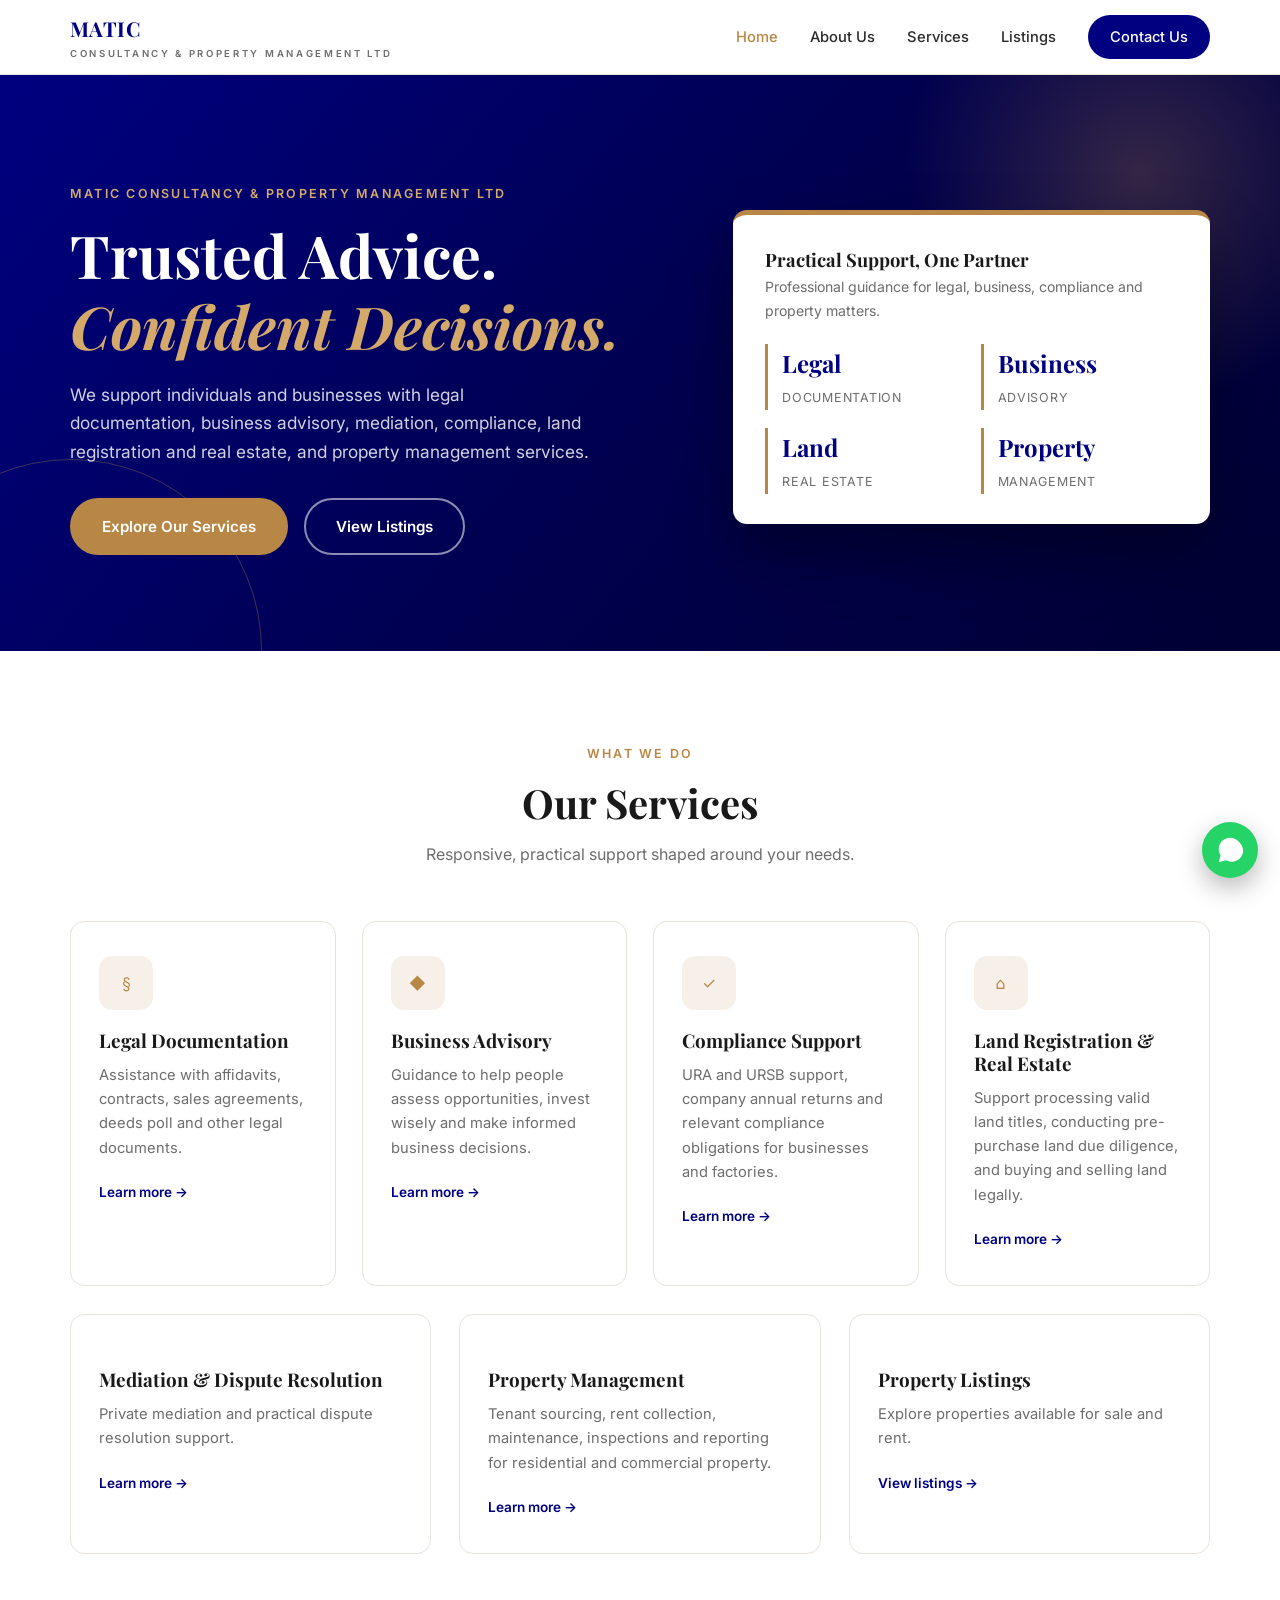
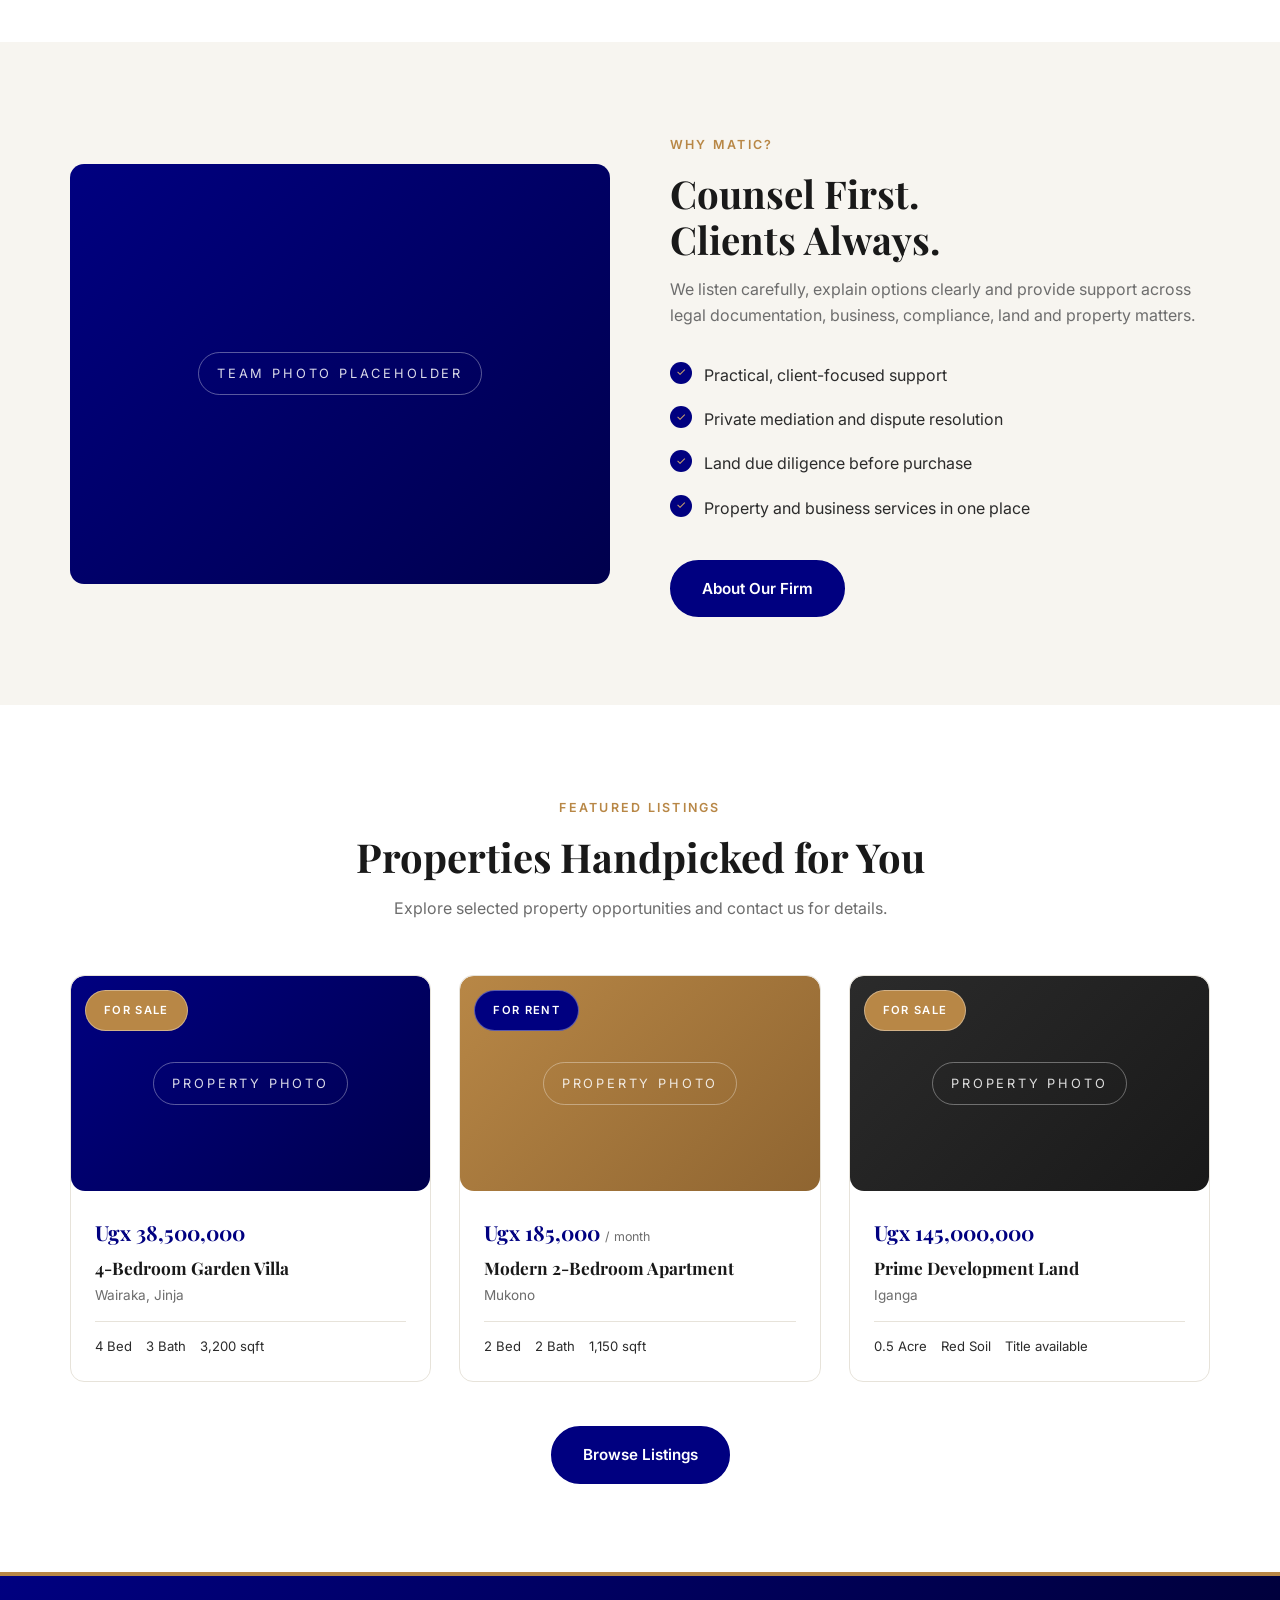
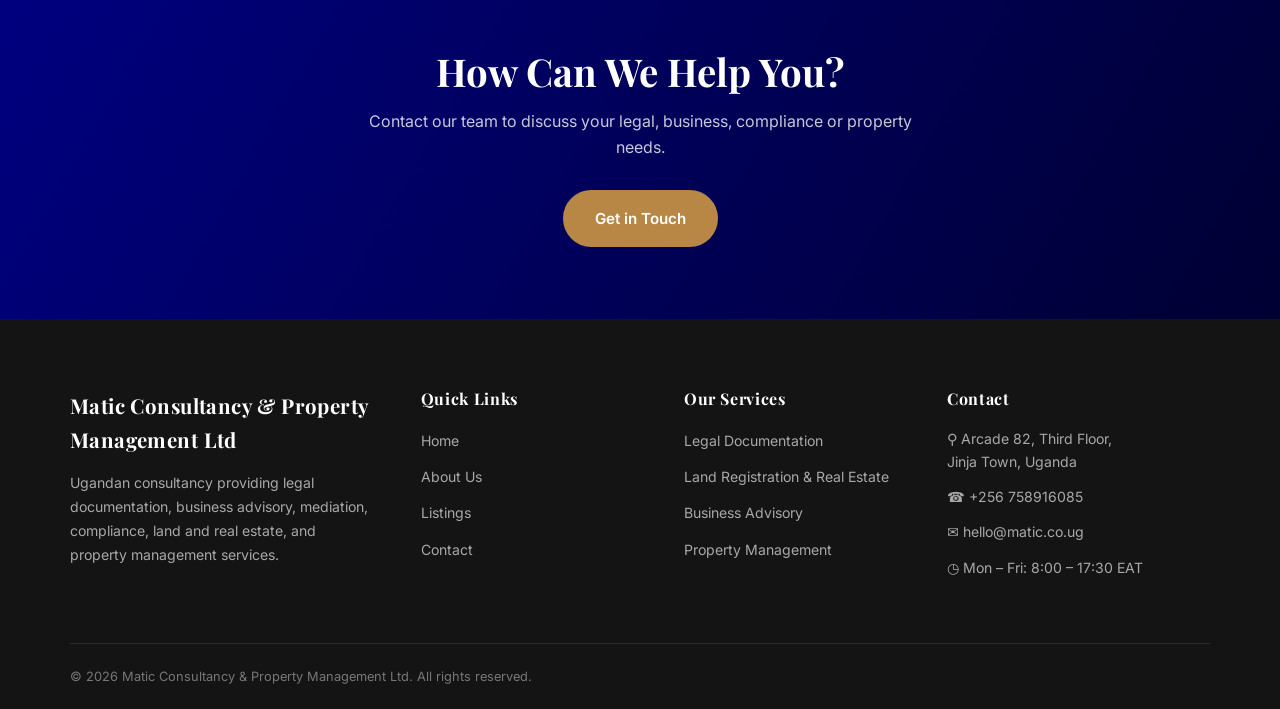
<file: index.html>
<!DOCTYPE html>
<html lang="en">
<head>
<meta charset="UTF-8">
<meta name="viewport" content="width=device-width, initial-scale=1.0">
<title>Home | Matic Consultancy &amp; Property Management Ltd</title>
<meta name="description" content="Legal documentation, business advisory, mediation, compliance, land registration and real estate, and property management services in Uganda.">
<link rel="preconnect" href="https://fonts.googleapis.com"><link rel="preconnect" href="https://fonts.gstatic.com" crossorigin>
<link href="https://fonts.googleapis.com/css2?family=Playfair+Display:ital,wght@0,500;0,600;0,700;1,500&family=Inter:wght@400;500;600;700&display=swap" rel="stylesheet"><link rel="stylesheet" href="style.css"><base target="_blank">
</head>
<body>
<header class="site-header"><div class="container nav-wrap"><a href="index.html" class="brand">MATIC <small>Consultancy &amp; Property Management Ltd</small></a><button class="nav-toggle" id="navToggle" aria-label="Toggle navigation">&#9776;</button><nav class="main-nav" id="mainNav"><a href="index.html" class="active">Home</a><a href="about.html">About Us</a><a href="services.html">Services</a><a href="listings.html">Listings</a><a href="contact.html" class="nav-cta">Contact Us</a></nav></div></header>
<section class="hero"><div class="container hero-grid"><div><span class="eyebrow">Matic Consultancy &amp; Property Management Ltd</span><h1>Trusted Advice.<br><em>Confident Decisions.</em></h1><p class="lead">We support individuals and businesses with legal documentation, business advisory, mediation, compliance, land registration and real estate, and property management services.</p><div class="hero-actions"><a href="services.html" class="btn">Explore Our Services</a><a href="listings.html" class="btn-outline">View Listings</a></div></div><div class="hero-card"><h3>Practical Support, One Partner</h3><p>Professional guidance for legal, business, compliance and property matters.</p><div class="stats-mini"><div class="stat-mini"><b>Legal</b><span>Documentation</span></div><div class="stat-mini"><b>Business</b><span>Advisory</span></div><div class="stat-mini"><b>Land</b><span>Real Estate</span></div><div class="stat-mini"><b>Property</b><span>Management</span></div></div></div></div></section>
<section class="section"><div class="container"><div class="section-head"><span class="eyebrow">What We Do</span><h2>Our Services</h2><p>Responsive, practical support shaped around your needs.</p></div><div class="grid-4">
<div class="card"><div class="icon">&#167;</div><h3>Legal Documentation</h3><p>Assistance with affidavits, contracts, sales agreements, deeds poll and other legal documents.</p><a href="services.html" class="more">Learn more &rarr;</a></div>
<div class="card"><div class="icon">&#9670;</div><h3>Business Advisory</h3><p>Guidance to help people assess opportunities, invest wisely and make informed business decisions.</p><a href="services.html" class="more">Learn more &rarr;</a></div>
<div class="card"><div class="icon">&#10003;</div><h3>Compliance Support</h3><p>URA and URSB support, company annual returns and relevant compliance obligations for businesses and factories.</p><a href="services.html" class="more">Learn more &rarr;</a></div>
<div class="card"><div class="icon">&#8962;</div><h3>Land Registration &amp; Real Estate</h3><p>Support processing valid land titles, conducting pre-purchase land due diligence, and buying and selling land legally.</p><a href="services.html" class="more">Learn more &rarr;</a></div>
</div><div class="grid-3" style="margin-top:28px"><div class="card"><h3>Mediation &amp; Dispute Resolution</h3><p>Private mediation and practical dispute resolution support.</p><a href="services.html" class="more">Learn more &rarr;</a></div><div class="card"><h3>Property Management</h3><p>Tenant sourcing, rent collection, maintenance, inspections and reporting for residential and commercial property.</p><a href="service-property-management.html" class="more">Learn more &rarr;</a></div><div class="card"><h3>Property Listings</h3><p>Explore properties available for sale and rent.</p><a href="listings.html" class="more">View listings &rarr;</a></div></div></div></section>
<section class="section alt"><div class="container split"><div class="ph ph-img"><span>Team Photo Placeholder</span></div><div><span class="eyebrow">Why Matic?</span><h2 style="font-size:clamp(1.8rem,3.2vw,2.4rem)">Counsel First.<br>Clients Always.</h2><p style="color:var(--muted);margin-top:14px">We listen carefully, explain options clearly and provide support across legal documentation, business, compliance, land and property matters.</p><ul class="check"><li>Practical, client-focused support</li><li>Private mediation and dispute resolution</li><li>Land due diligence before purchase</li><li>Property and business services in one place</li></ul><a href="about.html" class="btn btn-navy">About Our Firm</a></div></div></section>
<section class="section"><div class="container"><div class="section-head"><span class="eyebrow">Featured Listings</span><h2>Properties Handpicked for You</h2><p>Explore selected property opportunities and contact us for details.</p></div><div class="grid-3"><div class="listing-card"><div class="listing-media ph" style="background:linear-gradient(135deg,#000080,#00004d)"><span>Property Photo</span><span class="badge">For Sale</span></div><div class="listing-body"><div class="price">Ugx 38,500,000</div><h3>4-Bedroom Garden Villa</h3><div class="loc">Wairaka, Jinja</div><div class="meta"><span>4 Bed</span><span>3 Bath</span><span>3,200 sqft</span></div></div></div><div class="listing-card"><div class="listing-media ph" style="background:linear-gradient(135deg,#B88746,#8f6531)"><span>Property Photo</span><span class="badge rent">For Rent</span></div><div class="listing-body"><div class="price">Ugx 185,000 <small>/ month</small></div><h3>Modern 2-Bedroom Apartment</h3><div class="loc">Mukono</div><div class="meta"><span>2 Bed</span><span>2 Bath</span><span>1,150 sqft</span></div></div></div><div class="listing-card"><div class="listing-media ph" style="background:linear-gradient(135deg,#2b2b2b,#191919)"><span>Property Photo</span><span class="badge">For Sale</span></div><div class="listing-body"><div class="price">Ugx 145,000,000</div><h3>Prime Development Land</h3><div class="loc">Iganga</div><div class="meta"><span>0.5 Acre</span><span>Red Soil</span><span>Title available</span></div></div></div></div><div style="text-align:center;margin-top:44px"><a href="listings.html" class="btn btn-navy">Browse Listings</a></div></div></section>
<section class="cta"><div class="container"><h2>How Can We Help You?</h2><p>Contact our team to discuss your legal, business, compliance or property needs.</p><a href="contact.html" class="btn">Get in Touch</a></div></section>
<footer class="footer"><div class="container"><div class="footer-grid"><div><a href="index.html" class="brand">Matic Consultancy &amp; Property Management Ltd</a><p>Ugandan consultancy providing legal documentation, business advisory, mediation, compliance, land and real estate, and property management services.</p></div><div><h4>Quick Links</h4><ul><li><a href="index.html">Home</a></li><li><a href="about.html">About Us</a></li><li><a href="listings.html">Listings</a></li><li><a href="contact.html">Contact</a></li></ul></div><div><h4>Our Services</h4><ul><li><a href="services.html">Legal Documentation</a></li><li><a href="services.html">Land Registration &amp; Real Estate</a></li><li><a href="services.html">Business Advisory</a></li><li><a href="service-property-management.html">Property Management</a></li></ul></div><div><h4>Contact</h4><ul class="f-contact"><li>&#9906; Arcade 82, Third Floor,<br>Jinja Town, Uganda</li><li>&#9742; +256 758916085</li><li>&#9993; hello@matic.co.ug</li><li>&#9719; Mon – Fri: 8:00 – 17:30 EAT</li></ul></div></div><div class="footer-bottom"><span>&copy; 2026 Matic Consultancy &amp; Property Management Ltd. All rights reserved.</span></div></div></footer>
<a class="wa" href="https://wa.me/+256758916085" target="_blank" aria-label="Chat on WhatsApp"><svg viewBox="0 0 32 32"><path d="M16 3C9.4 3 4 8.4 4 15c0 2.4.7 4.6 2 6.5L4 29l7.7-2c1.8 1 3.8 1.5 5.8 1.5h.5c6.6 0 12-5.4 12-12S22.6 3 16 3z"/></svg></a><script>var t=document.getElementById('navToggle'),n=document.getElementById('mainNav');t.addEventListener('click',function(){n.classList.toggle('open')});</script>
</body></html>
</file>
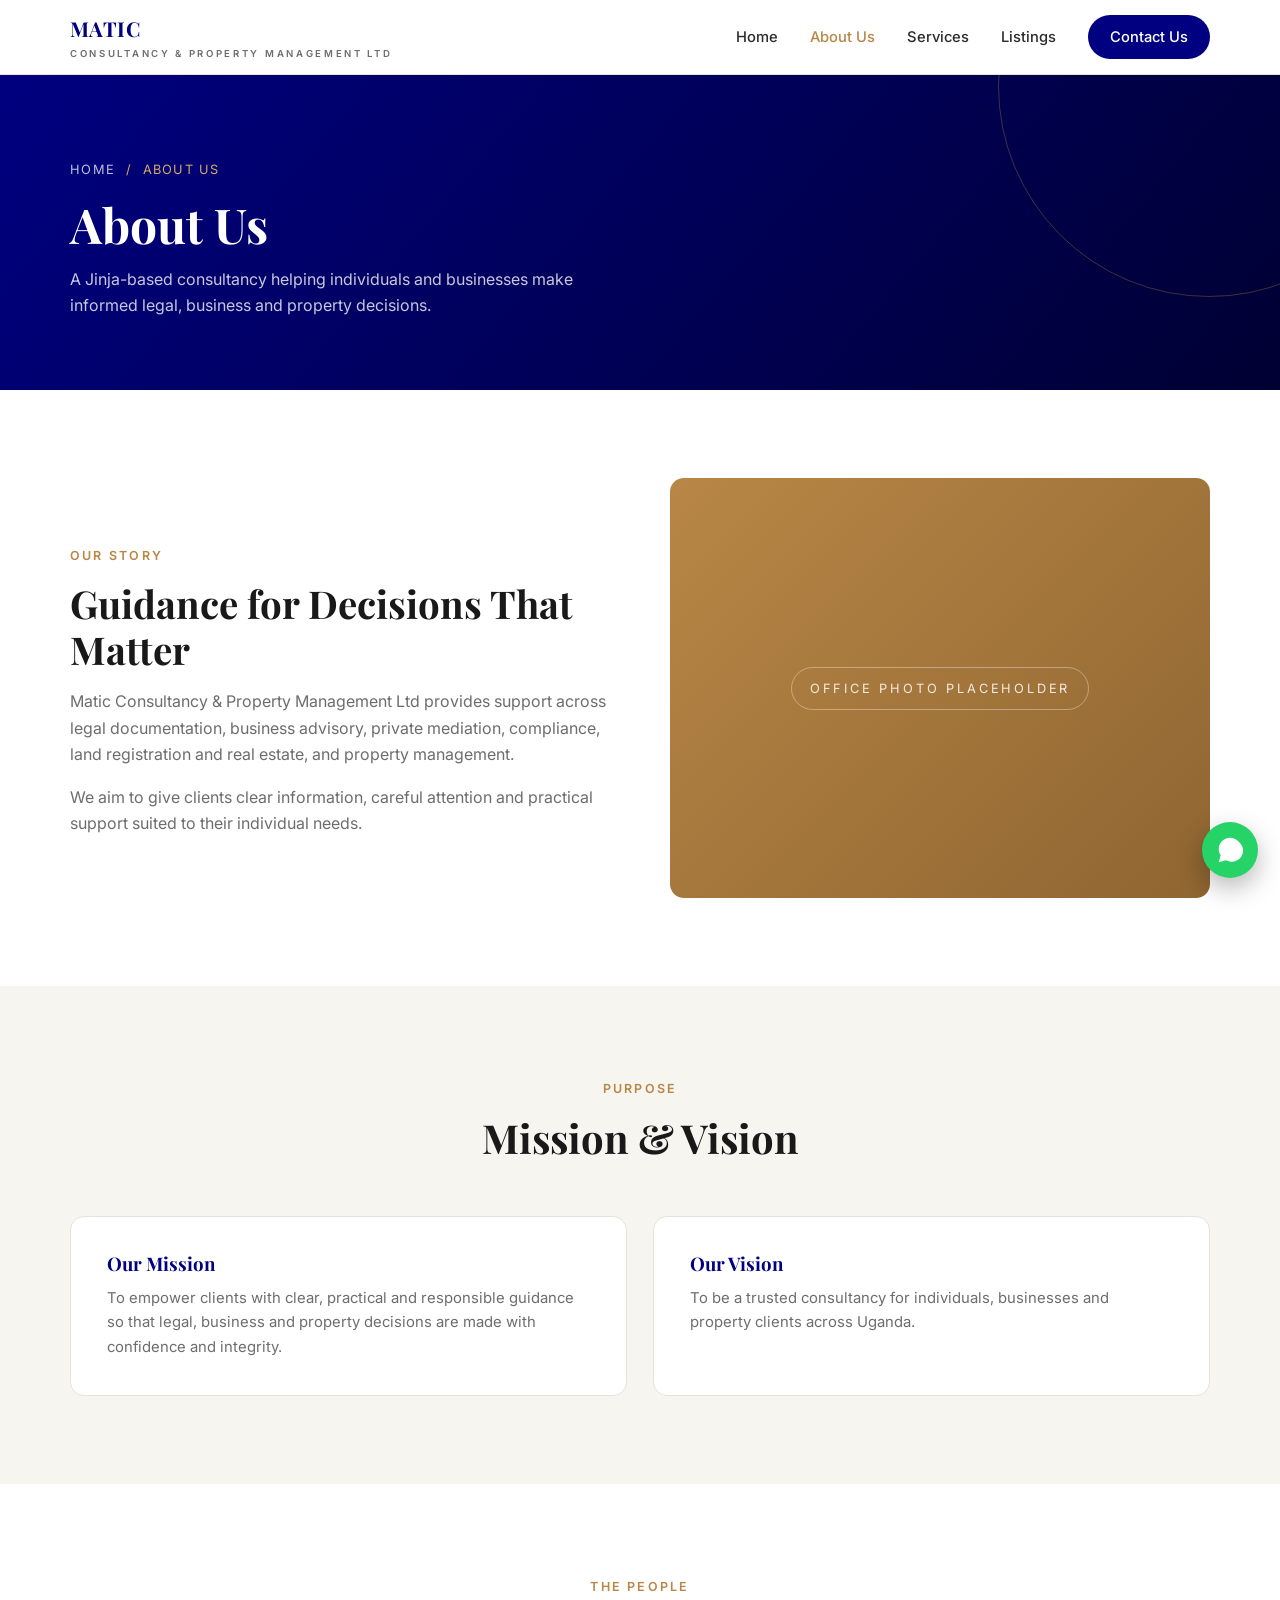
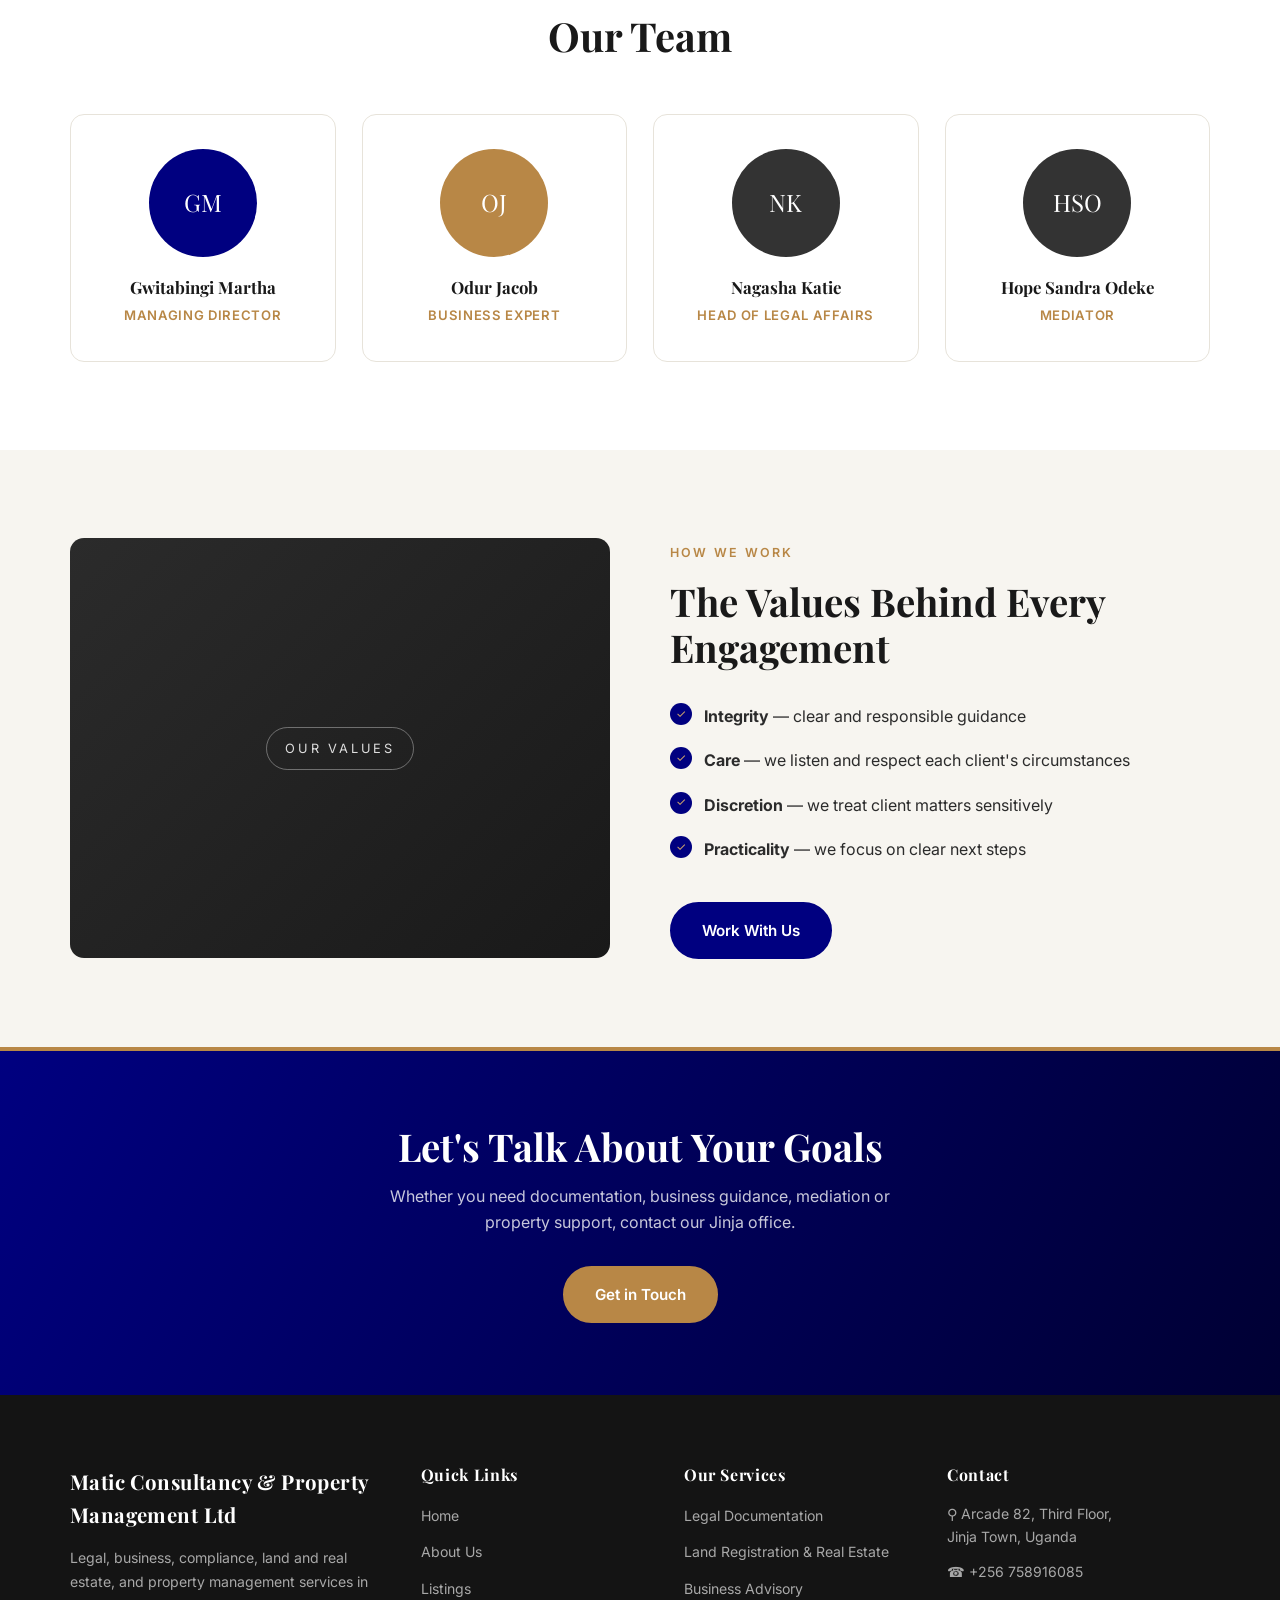
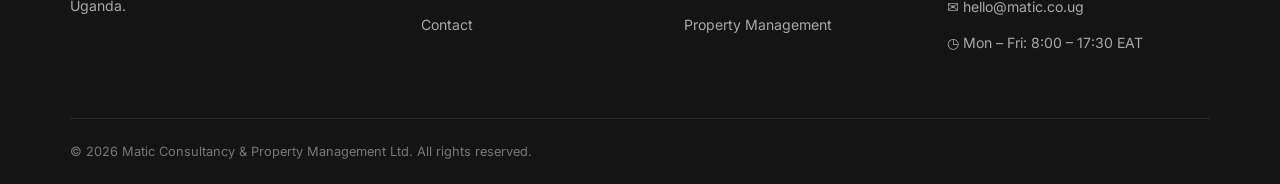
<file: about.html>
<!DOCTYPE html>
<html lang="en"><head><meta charset="UTF-8"><meta name="viewport" content="width=device-width, initial-scale=1.0"><title>About Us | Matic Consultancy &amp; Property Management Ltd</title><meta name="description" content="Learn about Matic Consultancy, providing legal documentation, business advisory, mediation, compliance, land and real estate, and property management services in Uganda."><link rel="preconnect" href="https://fonts.googleapis.com"><link rel="preconnect" href="https://fonts.gstatic.com" crossorigin><link href="https://fonts.googleapis.com/css2?family=Playfair+Display:ital,wght@0,500;0,600;0,700;1,500&family=Inter:wght@400;500;600;700&display=swap" rel="stylesheet"><link rel="stylesheet" href="style.css"><base target="_blank"></head><body>
<header class="site-header"><div class="container nav-wrap"><a href="index.html" class="brand">MATIC <small>Consultancy &amp; Property Management Ltd</small></a><button class="nav-toggle" id="navToggle" aria-label="Toggle navigation">&#9776;</button><nav class="main-nav" id="mainNav"><a href="index.html">Home</a><a href="about.html" class="active">About Us</a><a href="services.html">Services</a><a href="listings.html">Listings</a><a href="contact.html" class="nav-cta">Contact Us</a></nav></div></header>
<section class="page-hero"><div class="container" style="position:relative;z-index:2"><div class="crumbs"><a href="index.html">Home</a> &nbsp;/&nbsp; About Us</div><h1>About Us</h1><p>A Jinja-based consultancy helping individuals and businesses make informed legal, business and property decisions.</p></div></section>
<section class="section"><div class="container split"><div><span class="eyebrow">Our Story</span><h2 style="font-size:clamp(1.8rem,3.2vw,2.4rem)">Guidance for Decisions That Matter</h2><p style="color:var(--muted);margin:16px 0">Matic Consultancy &amp; Property Management Ltd provides support across legal documentation, business advisory, private mediation, compliance, land registration and real estate, and property management.</p><p style="color:var(--muted)">We aim to give clients clear information, careful attention and practical support suited to their individual needs.</p></div><div class="ph ph-img gold"><span>Office Photo Placeholder</span></div></div></section>
<section class="section alt"><div class="container"><div class="section-head"><span class="eyebrow">Purpose</span><h2>Mission &amp; Vision</h2></div><div class="mv"><div class="mv-card"><h3>Our Mission</h3><p>To empower clients with clear, practical and responsible guidance so that legal, business and property decisions are made with confidence and integrity.</p></div><div class="mv-card"><h3>Our Vision</h3><p>To be a trusted consultancy for individuals, businesses and property clients across Uganda.</p></div></div></div></section>
<section class="section"><div class="container"><div class="section-head"><span class="eyebrow">The People</span><h2>Our Team</h2></div><div class="grid-4"><div class="card team-card"><div class="avatar navy">GM</div><h3>Gwitabingi Martha</h3><span>Managing Director</span></div><div class="card team-card"><div class="avatar gold">OJ</div><h3>Odur Jacob</h3><span>Business Expert</span></div><div class="card team-card"><div class="avatar char">NK</div><h3>Nagasha Katie</h3><span>Head of Legal Affairs</span></div><div class="card team-card"><div class="avatar char">HSO</div><h3>Hope Sandra Odeke</h3><span>Mediator</span></div></div></div></section>
<section class="section alt"><div class="container split"><div class="ph ph-img char"><span>Our Values</span></div><div><span class="eyebrow">How We Work</span><h2 style="font-size:clamp(1.8rem,3.2vw,2.4rem)">The Values Behind Every Engagement</h2><ul class="check"><li><b>Integrity</b> — clear and responsible guidance</li><li><b>Care</b> — we listen and respect each client's circumstances</li><li><b>Discretion</b> — we treat client matters sensitively</li><li><b>Practicality</b> — we focus on clear next steps</li></ul><a href="contact.html" class="btn btn-navy">Work With Us</a></div></div></section>
<section class="cta"><div class="container"><h2>Let's Talk About Your Goals</h2><p>Whether you need documentation, business guidance, mediation or property support, contact our Jinja office.</p><a href="contact.html" class="btn">Get in Touch</a></div></section>
<footer class="footer"><div class="container"><div class="footer-grid"><div><a href="index.html" class="brand">Matic Consultancy &amp; Property Management Ltd</a><p>Legal, business, compliance, land and real estate, and property management services in Uganda.</p></div><div><h4>Quick Links</h4><ul><li><a href="index.html">Home</a></li><li><a href="about.html">About Us</a></li><li><a href="listings.html">Listings</a></li><li><a href="contact.html">Contact</a></li></ul></div><div><h4>Our Services</h4><ul><li><a href="services.html">Legal Documentation</a></li><li><a href="services.html">Land Registration &amp; Real Estate</a></li><li><a href="services.html">Business Advisory</a></li><li><a href="service-property-management.html">Property Management</a></li></ul></div><div><h4>Contact</h4><ul class="f-contact"><li>&#9906; Arcade 82, Third Floor,<br>Jinja Town, Uganda</li><li>&#9742; +256 758916085</li><li>&#9993; hello@matic.co.ug</li><li>&#9719; Mon – Fri: 8:00 – 17:30 EAT</li></ul></div></div><div class="footer-bottom"><span>&copy; 2026 Matic Consultancy &amp; Property Management Ltd. All rights reserved.</span></div></div></footer>
<a class="wa" href="https://wa.me/+256758916085" target="_blank" aria-label="Chat on WhatsApp"><svg viewBox="0 0 32 32"><path d="M16 3C9.4 3 4 8.4 4 15c0 2.4.7 4.6 2 6.5L4 29l7.7-2c1.8 1 3.8 1.5 5.8 1.5h.5c6.6 0 12-5.4 12-12S22.6 3 16 3z"/></svg></a><script>var t=document.getElementById('navToggle'),n=document.getElementById('mainNav');t.addEventListener('click',function(){n.classList.toggle('open')});</script></body></html>
</file>
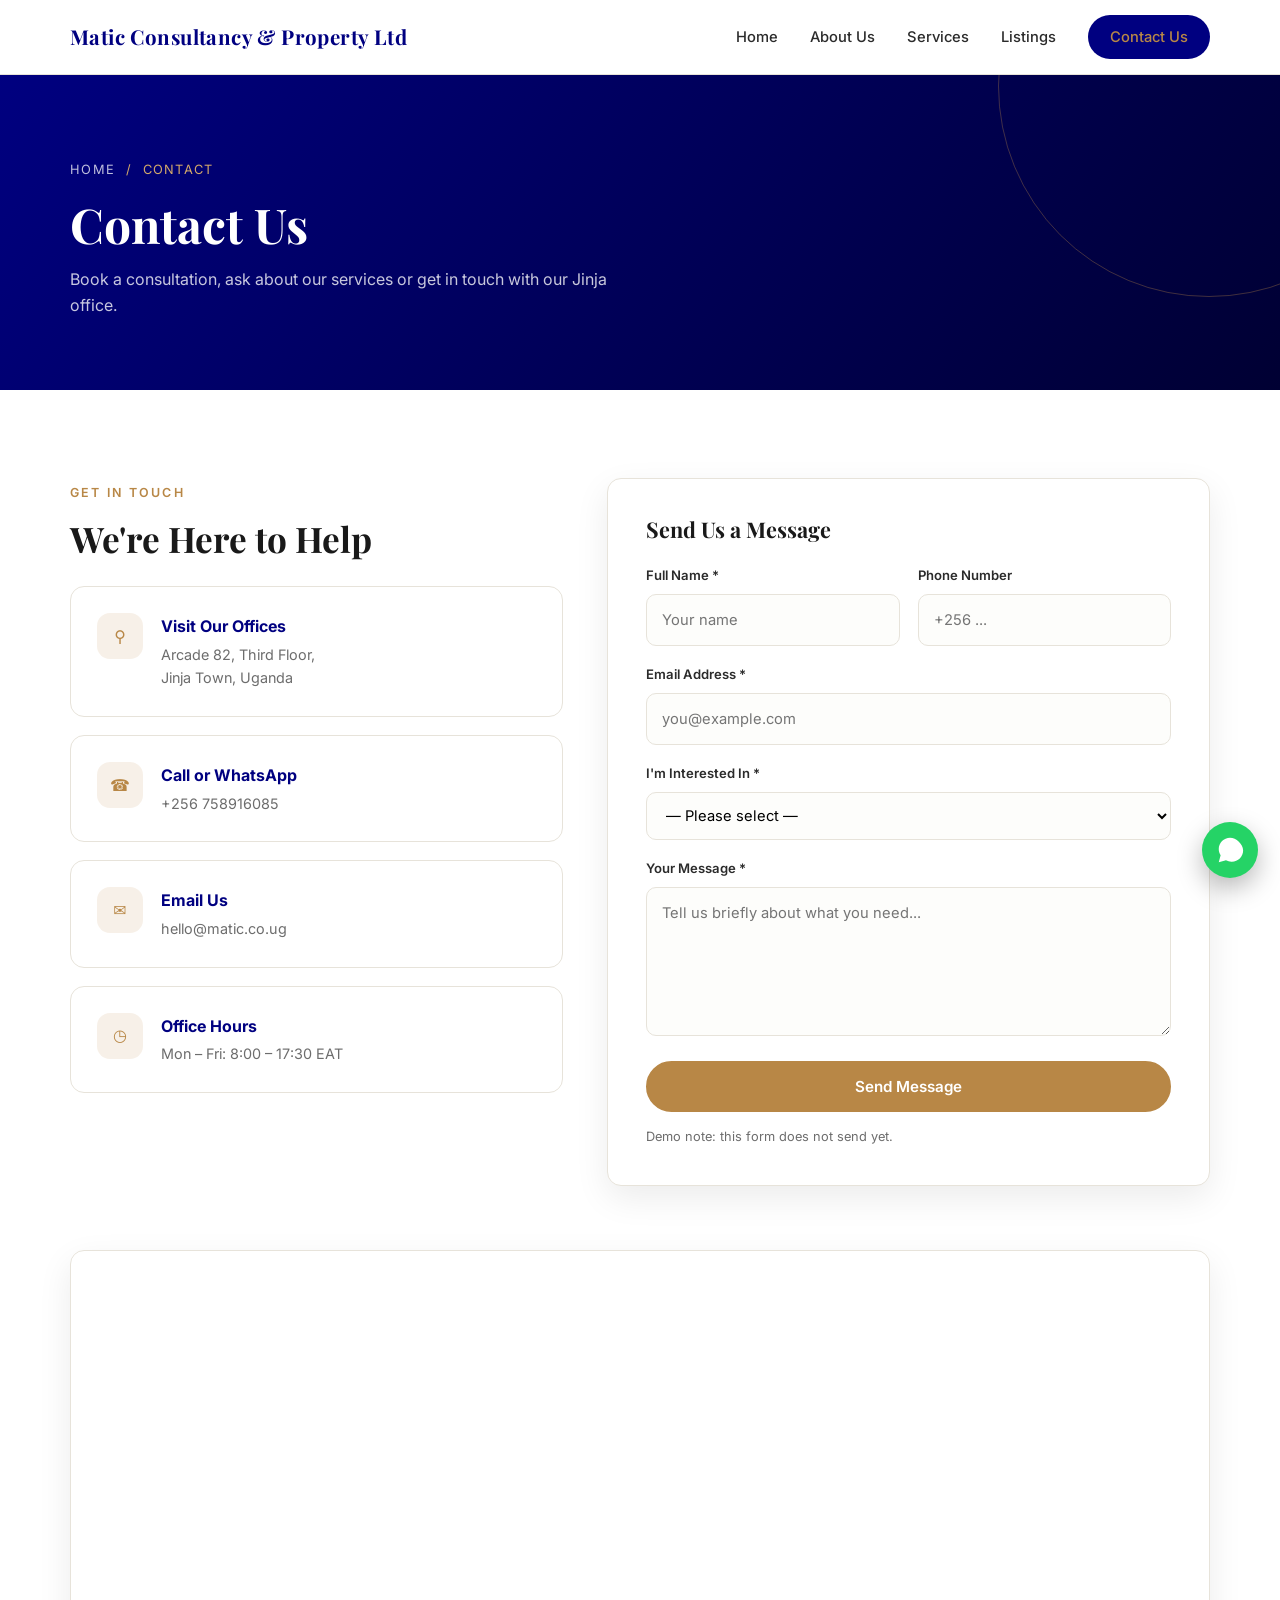
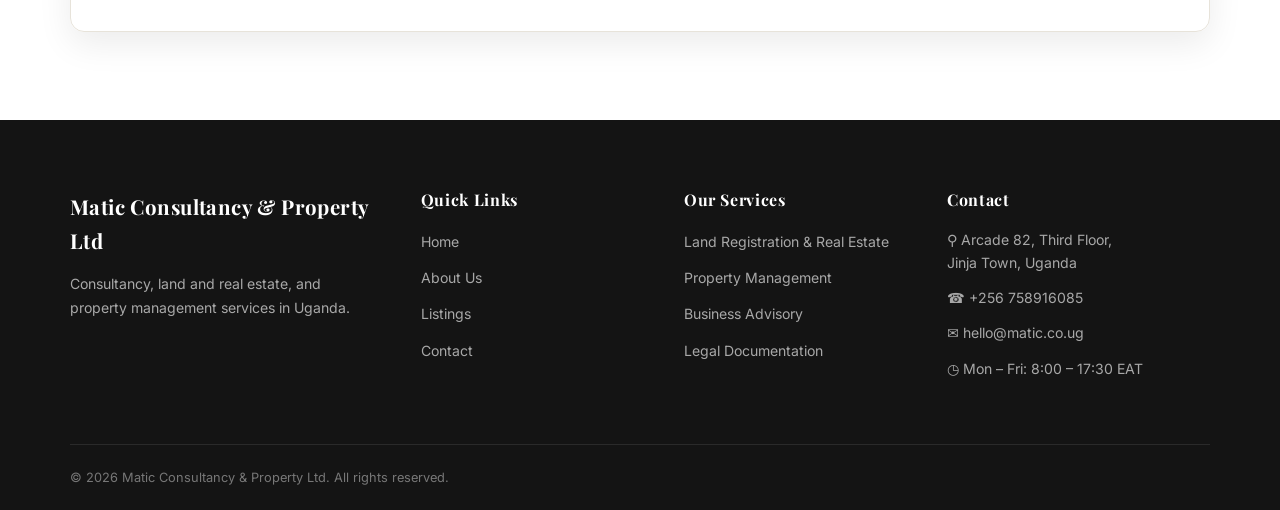
<file: contact.html>
<!DOCTYPE html>
<html lang="en">
<head>
<meta charset="UTF-8">
<meta name="viewport" content="width=device-width, initial-scale=1.0">
<title>Contact Us | Matic Consultancy &amp; Property Ltd</title>
<meta name="description" content="Contact Matic Consultancy for legal documentation, business advisory, land and real estate, compliance and property management services in Jinja, Uganda.">
<link rel="preconnect" href="https://fonts.googleapis.com"><link rel="preconnect" href="https://fonts.gstatic.com" crossorigin>
<link href="https://fonts.googleapis.com/css2?family=Playfair+Display:ital,wght@0,500;0,600;0,700;1,500&family=Inter:wght@400;500;600;700&display=swap" rel="stylesheet"><link rel="stylesheet" href="style.css"><base target="_blank">
</head><body>
<header class="site-header"><div class="container nav-wrap"><a href="index.html" class="brand">Matic Consultancy &amp; Property Ltd</a><button class="nav-toggle" id="navToggle" aria-label="Toggle navigation">&#9776;</button><nav class="main-nav" id="mainNav"><a href="index.html">Home</a><a href="about.html">About Us</a><a href="services.html">Services</a><a href="listings.html">Listings</a><a href="contact.html" class="nav-cta active">Contact Us</a></nav></div></header>
<section class="page-hero"><div class="container" style="position:relative;z-index:2"><div class="crumbs"><a href="index.html">Home</a> &nbsp;/&nbsp; Contact</div><h1>Contact Us</h1><p>Book a consultation, ask about our services or get in touch with our Jinja office.</p></div></section>
<section class="section"><div class="container contact-grid"><div><span class="eyebrow">Get In Touch</span><h2 style="font-size:clamp(1.7rem,3vw,2.2rem);margin-bottom:26px">We're Here to Help</h2>
<div class="info-card"><div class="icon">&#9906;</div><div><b>Visit Our Offices</b><p>Arcade 82, Third Floor,<br>Jinja Town, Uganda</p></div></div>
<div class="info-card"><div class="icon">&#9742;</div><div><b>Call or WhatsApp</b><p>+256 758916085</p></div></div>
<div class="info-card"><div class="icon">&#9993;</div><div><b>Email Us</b><p>hello@matic.co.ug</p></div></div>
<div class="info-card"><div class="icon">&#9719;</div><div><b>Office Hours</b><p>Mon – Fri: 8:00 – 17:30 EAT</p></div></div></div>
<div class="form-card"><h3>Send Us a Message</h3><form id="demoForm"><div class="form-row"><div class="field"><label for="name">Full Name *</label><input type="text" id="name" required placeholder="Your name"></div><div class="field"><label for="phone">Phone Number</label><input type="tel" id="phone" placeholder="+256 ..."></div></div><div class="field"><label for="email">Email Address *</label><input type="email" id="email" required placeholder="you@example.com"></div><div class="field"><label for="service">I'm Interested In *</label><select id="service" required><option value="">— Please select —</option><option>Legal Documentation</option><option>Business Advisory &amp; Investment Guidance</option><option>Mediation &amp; Dispute Resolution</option><option>Compliance &amp; Regulatory Support</option><option>Land Registration &amp; Real Estate</option><option>Property Management</option><option>Other</option></select></div><div class="field"><label for="msg">Your Message *</label><textarea id="msg" rows="5" required placeholder="Tell us briefly about what you need..."></textarea></div><button type="submit" class="btn" style="width:100%">Send Message</button><p class="form-note">Demo note: this form does not send yet.</p><div class="form-success" id="formSuccess"><b>Message received (demo).</b> Thank you — an advisor would contact you within one business day.</div></form></div></div>
<div class="container map-wrap"><iframe title="Office location map" loading="lazy" src="https://www.google.com/maps?q=Arcade+82,+Jinja+Town,+Uganda&output=embed"></iframe></div></section>
<footer class="footer"><div class="container"><div class="footer-grid"><div><a href="index.html" class="brand">Matic Consultancy &amp; Property Ltd</a><p>Consultancy, land and real estate, and property management services in Uganda.</p></div><div><h4>Quick Links</h4><ul><li><a href="index.html">Home</a></li><li><a href="about.html">About Us</a></li><li><a href="listings.html">Listings</a></li><li><a href="contact.html">Contact</a></li></ul></div><div><h4>Our Services</h4><ul><li><a href="services.html">Land Registration &amp; Real Estate</a></li><li><a href="service-property-management.html">Property Management</a></li><li><a href="services.html">Business Advisory</a></li><li><a href="services.html">Legal Documentation</a></li></ul></div><div><h4>Contact</h4><ul class="f-contact"><li>&#9906; Arcade 82, Third Floor,<br>Jinja Town, Uganda</li><li>&#9742; +256 758916085</li><li>&#9993; hello@matic.co.ug</li><li>&#9719; Mon – Fri: 8:00 – 17:30 EAT</li></ul></div></div><div class="footer-bottom"><span>&copy; 2026 Matic Consultancy &amp; Property Ltd. All rights reserved.</span></div></div></footer>
<a class="wa" href="https://wa.me/+256758916085" target="_blank" aria-label="Chat on WhatsApp"><svg viewBox="0 0 32 32"><path d="M16 3C9.4 3 4 8.4 4 15c0 2.4.7 4.6 2 6.5L4 29l7.7-2c1.8 1 3.8 1.5 5.8 1.5h.5c6.6 0 12-5.4 12-12S22.6 3 16 3z"/></svg></a>
<script>document.getElementById('demoForm').addEventListener('submit',function(e){e.preventDefault();document.getElementById('formSuccess').style.display='block';this.querySelector('button[type=submit]').textContent='Sent ✓';this.querySelector('button[type=submit]').disabled=true});var t=document.getElementById('navToggle'),n=document.getElementById('mainNav');t.addEventListener('click',function(){n.classList.toggle('open')});</script>
</body></html>
</file>
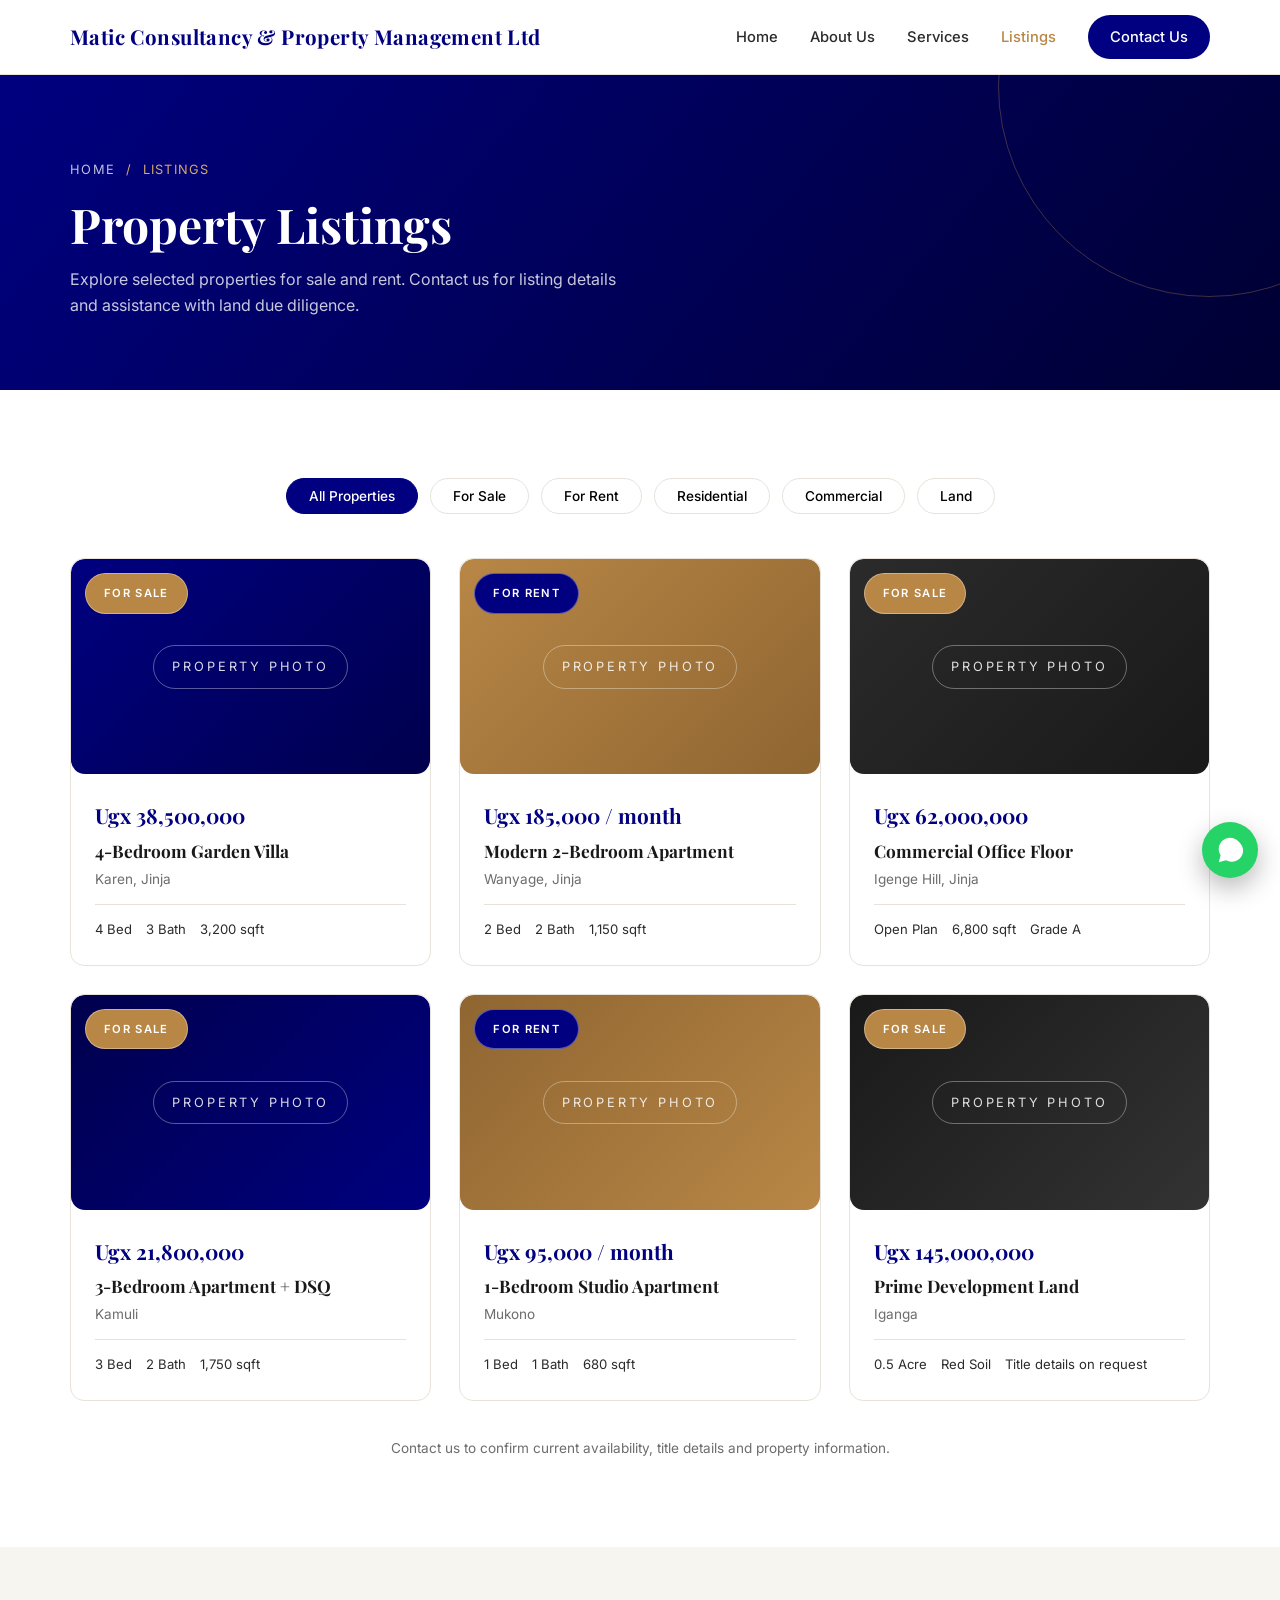
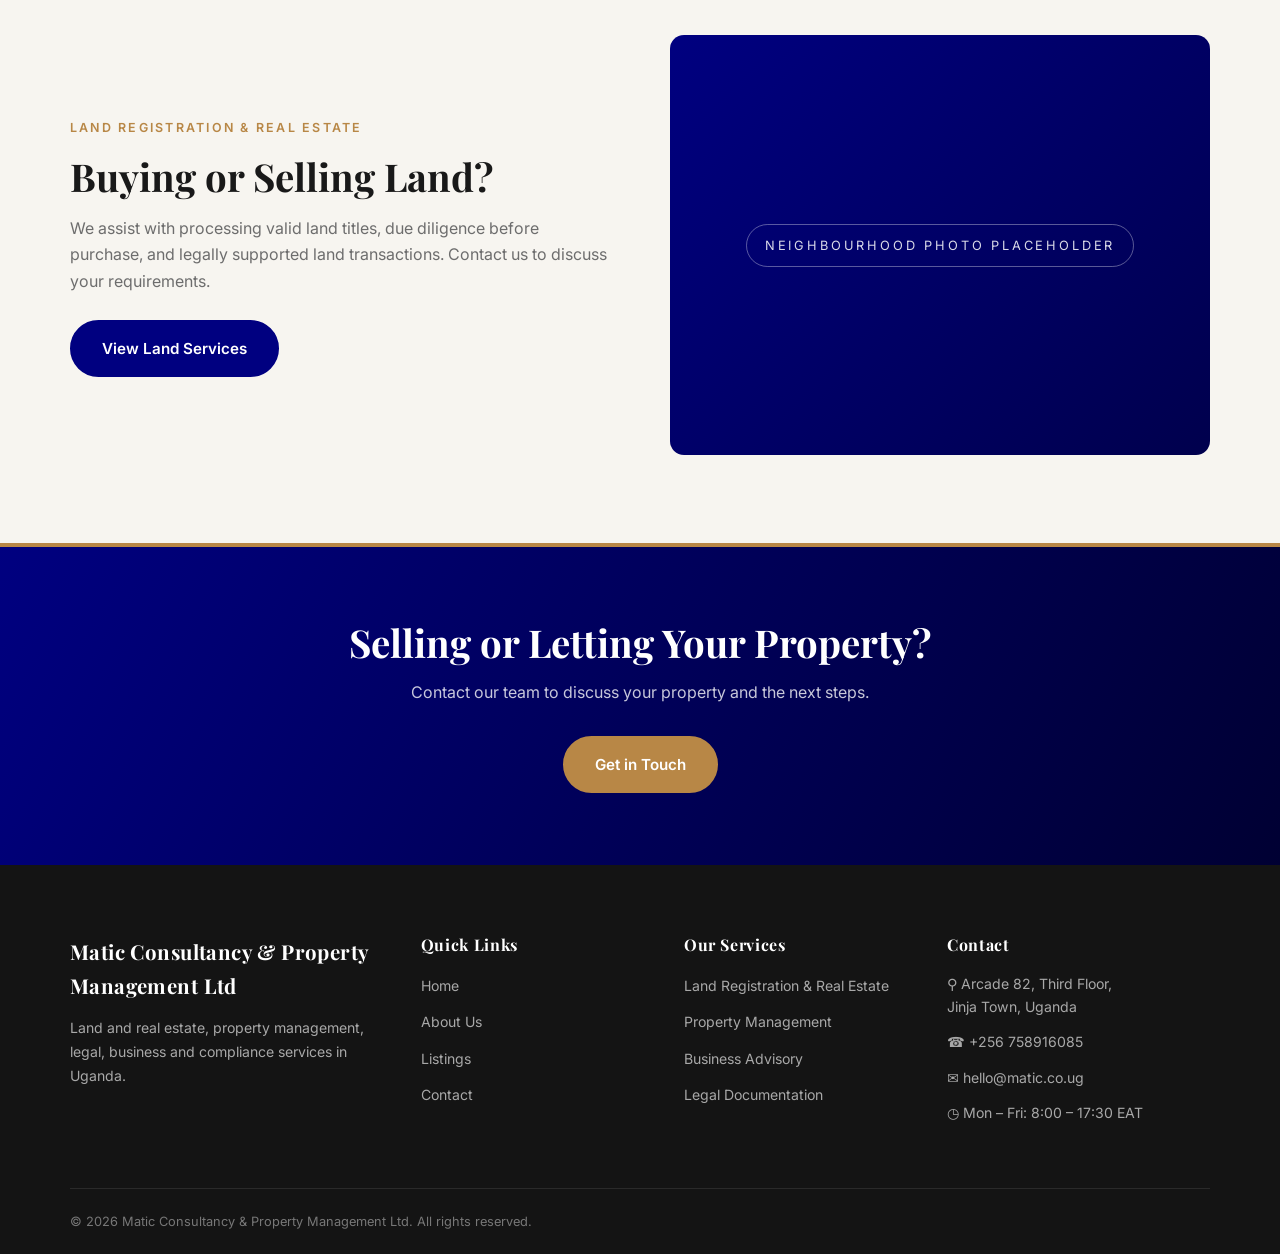
<file: listings.html>
<!DOCTYPE html>
<html lang="en"><head><meta charset="UTF-8"><meta name="viewport" content="width=device-width, initial-scale=1.0"><title>Property Listings | Matic Consultancy &amp; Property Management Ltd</title><meta name="description" content="Browse properties for sale and rent and learn about land registration and real estate support from Matic Consultancy in Uganda."><link rel="preconnect" href="https://fonts.googleapis.com"><link rel="preconnect" href="https://fonts.gstatic.com" crossorigin><link href="https://fonts.googleapis.com/css2?family=Playfair+Display:ital,wght@0,500;0,600;0,700;1,500&family=Inter:wght@400;500;600;700&display=swap" rel="stylesheet"><link rel="stylesheet" href="style.css"><base target="_blank"></head><body>
<header class="site-header"><div class="container nav-wrap"><a href="index.html" class="brand">Matic Consultancy &amp; Property Management Ltd</a><button class="nav-toggle" id="navToggle" aria-label="Toggle navigation">&#9776;</button><nav class="main-nav" id="mainNav"><a href="index.html">Home</a><a href="about.html">About Us</a><a href="services.html">Services</a><a href="listings.html" class="active">Listings</a><a href="contact.html" class="nav-cta">Contact Us</a></nav></div></header>
<section class="page-hero"><div class="container" style="position:relative;z-index:2"><div class="crumbs"><a href="index.html">Home</a> &nbsp;/&nbsp; Listings</div><h1>Property Listings</h1><p>Explore selected properties for sale and rent. Contact us for listing details and assistance with land due diligence.</p></div></section>
<section class="section"><div class="container"><div class="filter-bar"><button class="chip active">All Properties</button><button class="chip">For Sale</button><button class="chip">For Rent</button><button class="chip">Residential</button><button class="chip">Commercial</button><button class="chip">Land</button></div><div class="grid-3">
<div class="listing-card"><div class="listing-media ph" style="background:linear-gradient(135deg,#000080,#00004d)"><span>Property Photo</span><span class="badge">For Sale</span></div><div class="listing-body"><div class="price">Ugx 38,500,000</div><h3>4-Bedroom Garden Villa</h3><div class="loc">Karen, Jinja</div><div class="meta"><span>4 Bed</span><span>3 Bath</span><span>3,200 sqft</span></div></div></div>
<div class="listing-card"><div class="listing-media ph" style="background:linear-gradient(135deg,#B88746,#8f6531)"><span>Property Photo</span><span class="badge rent">For Rent</span></div><div class="listing-body"><div class="price">Ugx 185,000 / month</div><h3>Modern 2-Bedroom Apartment</h3><div class="loc">Wanyage, Jinja</div><div class="meta"><span>2 Bed</span><span>2 Bath</span><span>1,150 sqft</span></div></div></div>
<div class="listing-card"><div class="listing-media ph" style="background:linear-gradient(135deg,#2b2b2b,#191919)"><span>Property Photo</span><span class="badge">For Sale</span></div><div class="listing-body"><div class="price">Ugx 62,000,000</div><h3>Commercial Office Floor</h3><div class="loc">Igenge Hill, Jinja</div><div class="meta"><span>Open Plan</span><span>6,800 sqft</span><span>Grade A</span></div></div></div>
<div class="listing-card"><div class="listing-media ph" style="background:linear-gradient(135deg,#00004d,#000080)"><span>Property Photo</span><span class="badge">For Sale</span></div><div class="listing-body"><div class="price">Ugx 21,800,000</div><h3>3-Bedroom Apartment + DSQ</h3><div class="loc">Kamuli</div><div class="meta"><span>3 Bed</span><span>2 Bath</span><span>1,750 sqft</span></div></div></div>
<div class="listing-card"><div class="listing-media ph" style="background:linear-gradient(135deg,#8f6531,#B88746)"><span>Property Photo</span><span class="badge rent">For Rent</span></div><div class="listing-body"><div class="price">Ugx 95,000 / month</div><h3>1-Bedroom Studio Apartment</h3><div class="loc">Mukono</div><div class="meta"><span>1 Bed</span><span>1 Bath</span><span>680 sqft</span></div></div></div>
<div class="listing-card"><div class="listing-media ph" style="background:linear-gradient(135deg,#191919,#333333)"><span>Property Photo</span><span class="badge">For Sale</span></div><div class="listing-body"><div class="price">Ugx 145,000,000</div><h3>Prime Development Land</h3><div class="loc">Iganga</div><div class="meta"><span>0.5 Acre</span><span>Red Soil</span><span>Title details on request</span></div></div></div>
</div><p style="text-align:center;color:var(--muted);font-size:.85rem;margin-top:36px">Contact us to confirm current availability, title details and property information.</p></div></section>
<section class="section alt"><div class="container split"><div><span class="eyebrow">Land Registration &amp; Real Estate</span><h2 style="font-size:clamp(1.8rem,3.2vw,2.4rem)">Buying or Selling Land?</h2><p style="color:var(--muted);margin:16px 0 26px">We assist with processing valid land titles, due diligence before purchase, and legally supported land transactions. Contact us to discuss your requirements.</p><a href="services.html" class="btn btn-navy">View Land Services</a></div><div class="ph ph-img"><span>Neighbourhood Photo Placeholder</span></div></div></section>
<section class="cta"><div class="container"><h2>Selling or Letting Your Property?</h2><p>Contact our team to discuss your property and the next steps.</p><a href="contact.html" class="btn">Get in Touch</a></div></section>
<footer class="footer"><div class="container"><div class="footer-grid"><div><a href="index.html" class="brand">Matic Consultancy &amp; Property Management Ltd</a><p>Land and real estate, property management, legal, business and compliance services in Uganda.</p></div><div><h4>Quick Links</h4><ul><li><a href="index.html">Home</a></li><li><a href="about.html">About Us</a></li><li><a href="listings.html">Listings</a></li><li><a href="contact.html">Contact</a></li></ul></div><div><h4>Our Services</h4><ul><li><a href="services.html">Land Registration &amp; Real Estate</a></li><li><a href="service-property-management.html">Property Management</a></li><li><a href="services.html">Business Advisory</a></li><li><a href="services.html">Legal Documentation</a></li></ul></div><div><h4>Contact</h4><ul class="f-contact"><li>&#9906; Arcade 82, Third Floor,<br>Jinja Town, Uganda</li><li>&#9742; +256 758916085</li><li>&#9993; hello@matic.co.ug</li><li>&#9719; Mon – Fri: 8:00 – 17:30 EAT</li></ul></div></div><div class="footer-bottom"><span>&copy; 2026 Matic Consultancy &amp; Property Management Ltd. All rights reserved.</span></div></div></footer>
<a class="wa" href="https://wa.me/+256758916085" target="_blank" aria-label="Chat on WhatsApp"><svg viewBox="0 0 32 32"><path d="M16 3C9.4 3 4 8.4 4 15c0 2.4.7 4.6 2 6.5L4 29l7.7-2c1.8 1 3.8 1.5 5.8 1.5h.5c6.6 0 12-5.4 12-12S22.6 3 16 3z"/></svg></a><script>var t=document.getElementById('navToggle'),n=document.getElementById('mainNav');t.addEventListener('click',function(){n.classList.toggle('open')});</script></body></html>
</file>
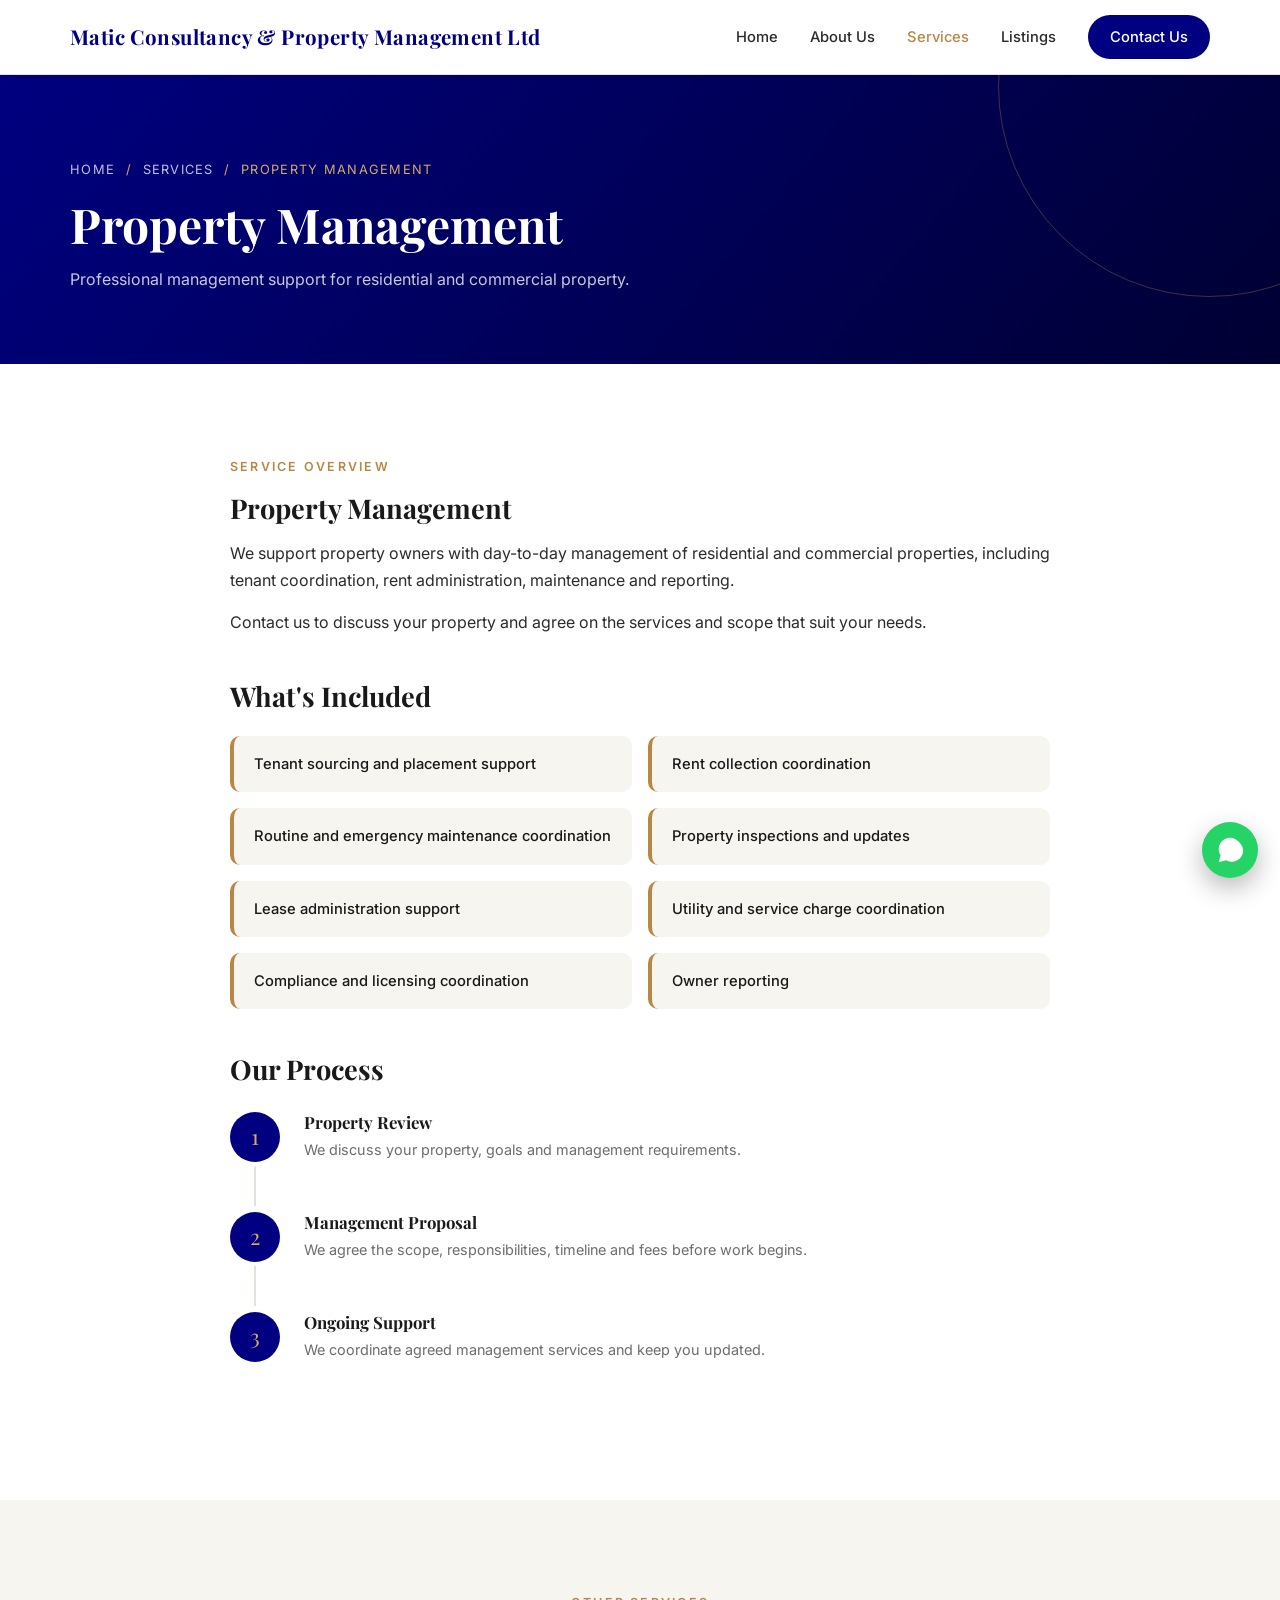
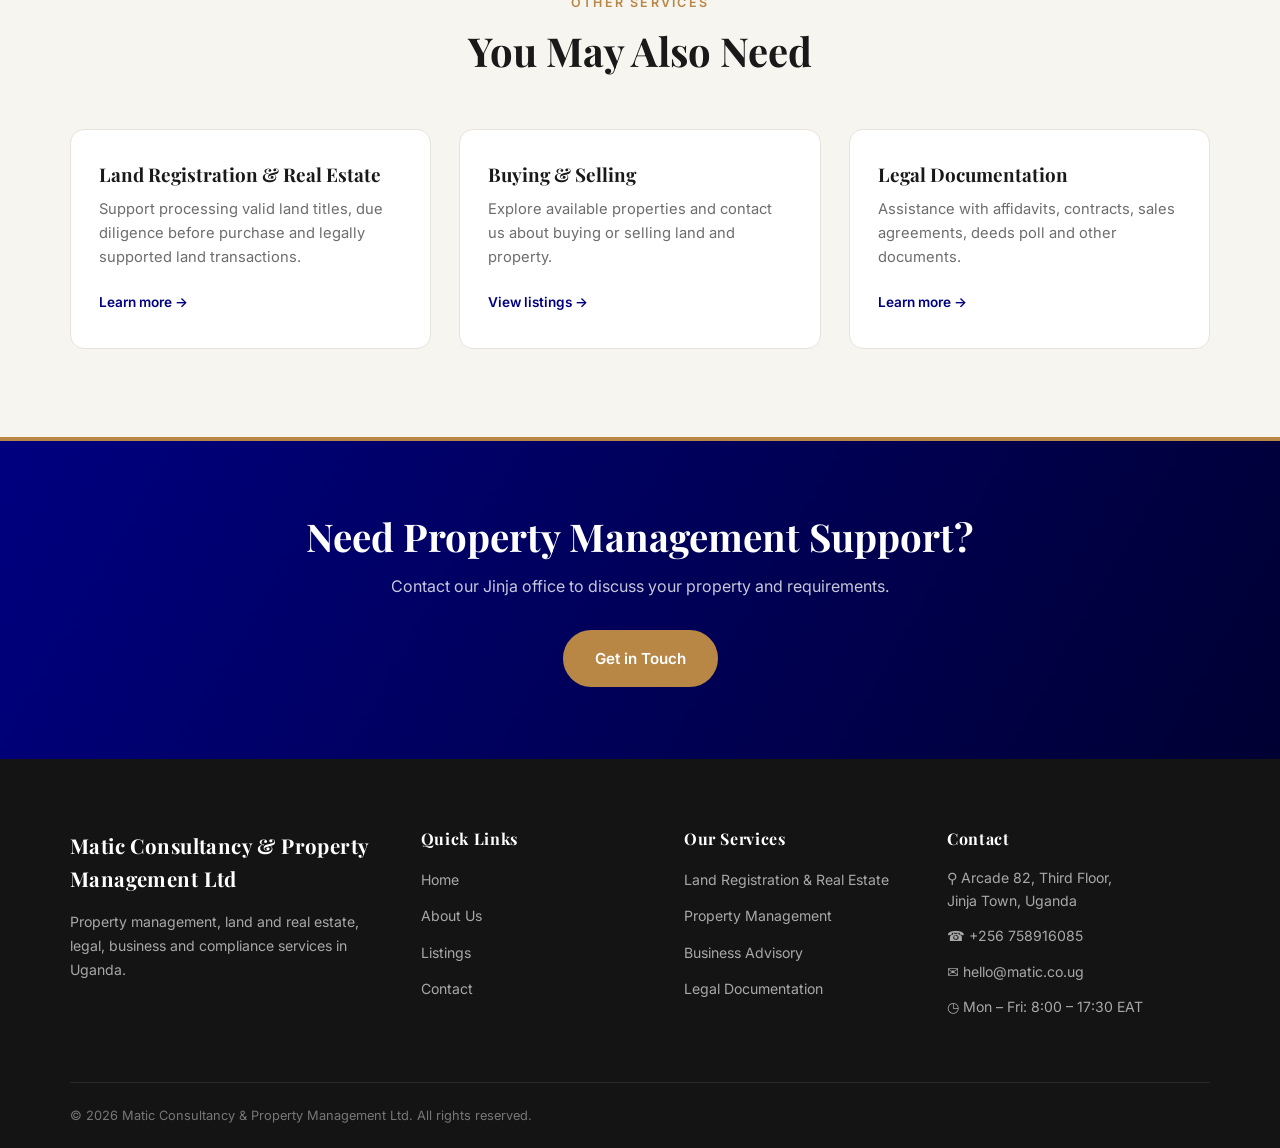
<file: service-property-management.html>
<!DOCTYPE html>
<html lang="en"><head><meta charset="UTF-8"><meta name="viewport" content="width=device-width, initial-scale=1.0"><title>Property Management | Matic Consultancy &amp; Property Management Ltd</title><meta name="description" content="Property management services from Matic Consultancy in Jinja, Uganda, alongside land registration and real estate support."><link rel="preconnect" href="https://fonts.googleapis.com"><link rel="preconnect" href="https://fonts.gstatic.com" crossorigin><link href="https://fonts.googleapis.com/css2?family=Playfair+Display:ital,wght@0,500;0,600;0,700;1,500&family=Inter:wght@400;500;600;700&display=swap" rel="stylesheet"><link rel="stylesheet" href="style.css"><base target="_blank"></head><body>
<header class="site-header"><div class="container nav-wrap"><a href="index.html" class="brand">Matic Consultancy &amp; Property Management Ltd</a><button class="nav-toggle" id="navToggle" aria-label="Toggle navigation">&#9776;</button><nav class="main-nav" id="mainNav"><a href="index.html">Home</a><a href="about.html">About Us</a><a href="services.html" class="active">Services</a><a href="listings.html">Listings</a><a href="contact.html" class="nav-cta">Contact Us</a></nav></div></header>
<section class="page-hero"><div class="container" style="position:relative;z-index:2"><div class="crumbs"><a href="index.html">Home</a> &nbsp;/&nbsp; <a href="services.html">Services</a> &nbsp;/&nbsp; Property Management</div><h1>Property Management</h1><p>Professional management support for residential and commercial property.</p></div></section>
<section class="section"><div class="container detail-body"><span class="eyebrow">Service Overview</span><h2 style="margin-top:0">Property Management</h2><p>We support property owners with day-to-day management of residential and commercial properties, including tenant coordination, rent administration, maintenance and reporting.</p><p>Contact us to discuss your property and agree on the services and scope that suit your needs.</p><h2>What's Included</h2><ul class="incl"><li>Tenant sourcing and placement support</li><li>Rent collection coordination</li><li>Routine and emergency maintenance coordination</li><li>Property inspections and updates</li><li>Lease administration support</li><li>Utility and service charge coordination</li><li>Compliance and licensing coordination</li><li>Owner reporting</li></ul><h2>Our Process</h2><div class="steps"><div class="step"><h4>Property Review</h4><p>We discuss your property, goals and management requirements.</p></div><div class="step"><h4>Management Proposal</h4><p>We agree the scope, responsibilities, timeline and fees before work begins.</p></div><div class="step"><h4>Ongoing Support</h4><p>We coordinate agreed management services and keep you updated.</p></div></div></div></section>
<section class="section alt"><div class="container"><div class="section-head"><span class="eyebrow">Other Services</span><h2>You May Also Need</h2></div><div class="grid-3"><div class="card"><h3 style="margin-top:0">Land Registration &amp; Real Estate</h3><p>Support processing valid land titles, due diligence before purchase and legally supported land transactions.</p><a href="services.html" class="more">Learn more &rarr;</a></div><div class="card"><h3 style="margin-top:0">Buying &amp; Selling</h3><p>Explore available properties and contact us about buying or selling land and property.</p><a href="listings.html" class="more">View listings &rarr;</a></div><div class="card"><h3 style="margin-top:0">Legal Documentation</h3><p>Assistance with affidavits, contracts, sales agreements, deeds poll and other documents.</p><a href="services.html" class="more">Learn more &rarr;</a></div></div></div></section>
<section class="cta"><div class="container"><h2>Need Property Management Support?</h2><p>Contact our Jinja office to discuss your property and requirements.</p><a href="contact.html" class="btn">Get in Touch</a></div></section>
<footer class="footer"><div class="container"><div class="footer-grid"><div><a href="index.html" class="brand">Matic Consultancy &amp; Property Management Ltd</a><p>Property management, land and real estate, legal, business and compliance services in Uganda.</p></div><div><h4>Quick Links</h4><ul><li><a href="index.html">Home</a></li><li><a href="about.html">About Us</a></li><li><a href="listings.html">Listings</a></li><li><a href="contact.html">Contact</a></li></ul></div><div><h4>Our Services</h4><ul><li><a href="services.html">Land Registration &amp; Real Estate</a></li><li><a href="service-property-management.html">Property Management</a></li><li><a href="services.html">Business Advisory</a></li><li><a href="services.html">Legal Documentation</a></li></ul></div><div><h4>Contact</h4><ul class="f-contact"><li>&#9906; Arcade 82, Third Floor,<br>Jinja Town, Uganda</li><li>&#9742; +256 758916085</li><li>&#9993; hello@matic.co.ug</li><li>&#9719; Mon – Fri: 8:00 – 17:30 EAT</li></ul></div></div><div class="footer-bottom"><span>&copy; 2026 Matic Consultancy &amp; Property Management Ltd. All rights reserved.</span></div></div></footer>
<a class="wa" href="https://wa.me/+256758916085" target="_blank" aria-label="Chat on WhatsApp"><svg viewBox="0 0 32 32"><path d="M16 3C9.4 3 4 8.4 4 15c0 2.4.7 4.6 2 6.5L4 29l7.7-2c1.8 1 3.8 1.5 5.8 1.5h.5c6.6 0 12-5.4 12-12S22.6 3 16 3z"/></svg></a><script>var t=document.getElementById('navToggle'),n=document.getElementById('mainNav');t.addEventListener('click',function(){n.classList.toggle('open')});</script></body></html>
</file>
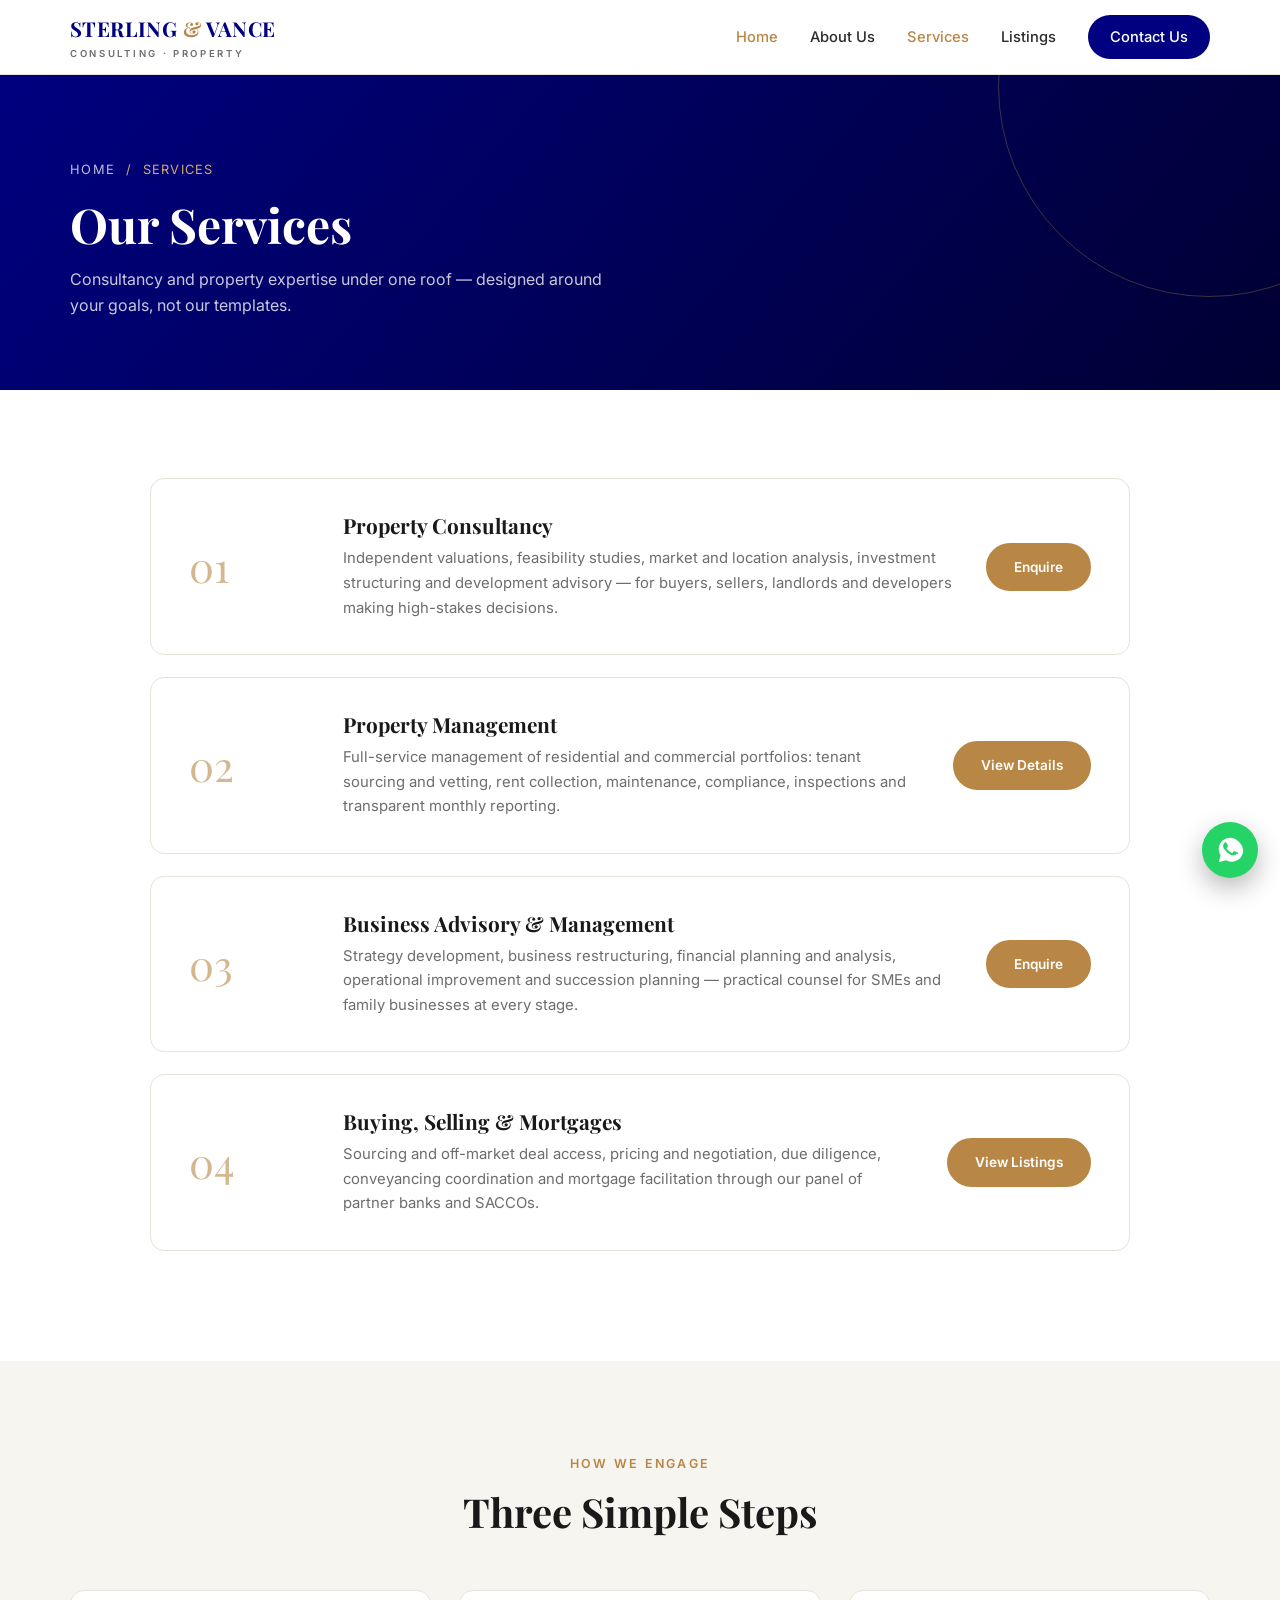
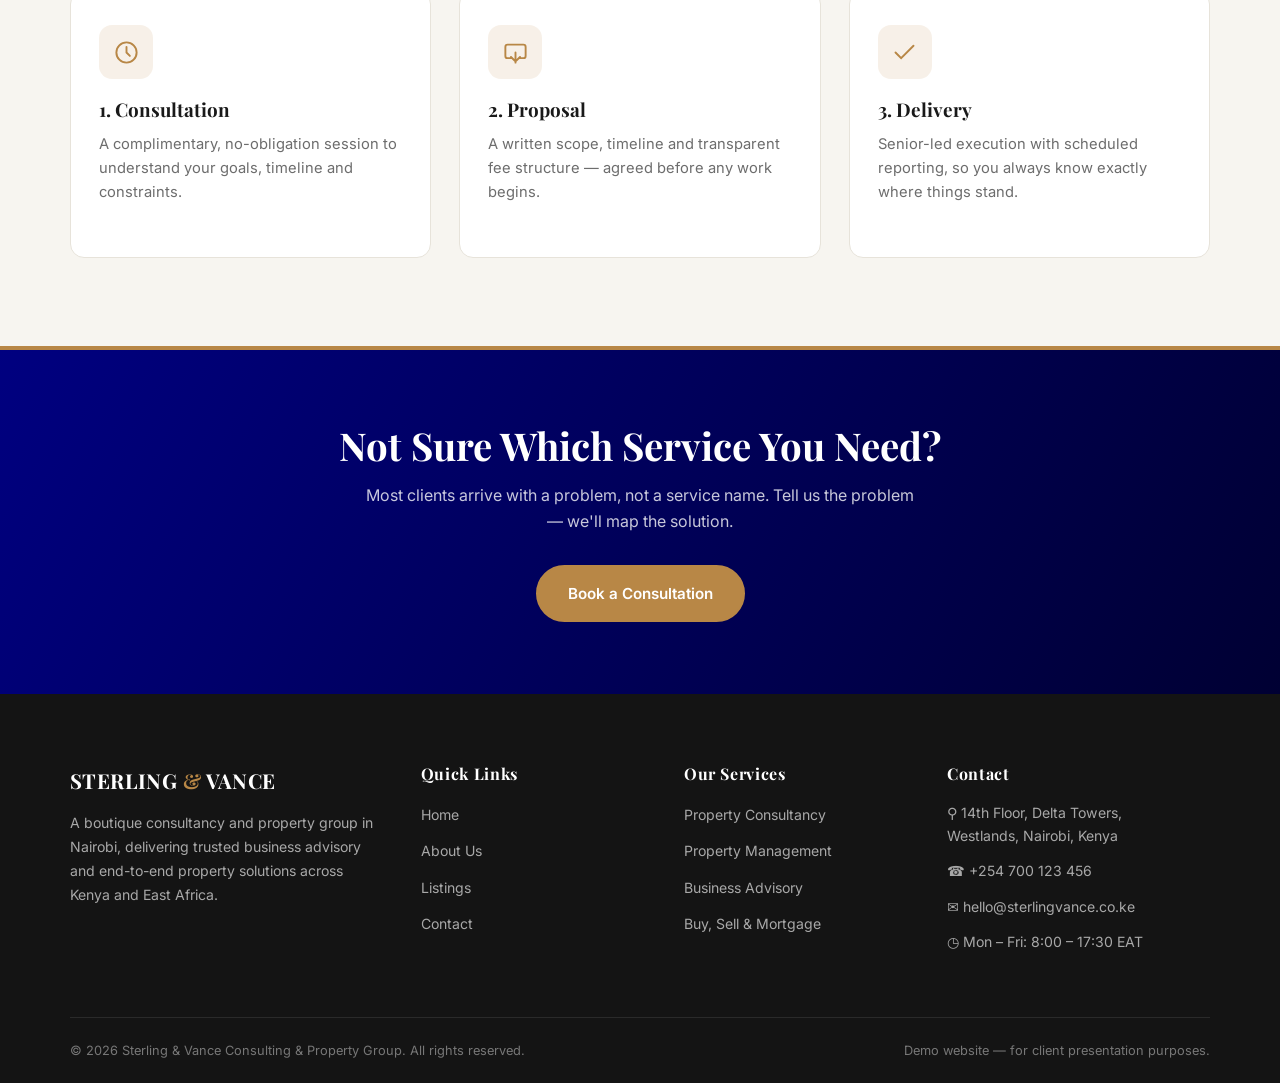
<file: service.html>
<!DOCTYPE html>
<html lang="en">
<head>
<meta charset="UTF-8">
<meta name="viewport" content="width=device-width, initial-scale=1.0">
<title>Our Services | Sterling &amp; Vance</title>
<meta name="description" content="Sterling & Vance Consulting & Property Group — property consultancy, property management, business advisory and buy, sell & mortgage services in Nairobi, Kenya.">
<link rel="preconnect" href="https://fonts.googleapis.com">
<link rel="preconnect" href="https://fonts.gstatic.com" crossorigin>
<link href="https://fonts.googleapis.com/css2?family=Playfair+Display:ital,wght@0,500;0,600;0,700;1,500&family=Inter:wght@400;500;600;700&display=swap" rel="stylesheet">
<link rel="stylesheet" href="style.css">
<base target="_blank">
</head>
<body>
<header class="site-header">
  <div class="container nav-wrap">
    <a href="index.html" class="brand">STERLING <em>&</em> VANCE<small>Consulting &middot; Property</small></a>
    <button class="nav-toggle" id="navToggle" aria-label="Toggle navigation">&#9776;</button>
    <nav class="main-nav" id="mainNav">
      <a href="index.html" class="active">Home</a>
      <a href="about.html">About Us</a>
      <a href="services.html" class="active">Services</a>
      <a href="listings.html">Listings</a>
      <a href="contact.html" class="nav-cta">Contact Us</a>
    </nav>
  </div>
</header>

<section class="page-hero">
  <div class="container" style="position:relative;z-index:2">
    <div class="crumbs"><a href="index.html">Home</a> &nbsp;/&nbsp; Services</div>
    <h1>Our Services</h1>
    <p>Consultancy and property expertise under one roof — designed around your goals, not our templates.</p>
  </div>
</section>

<section class="section">
  <div class="container" style="max-width:980px">

    <div class="svc-row">
      <div class="svc-num">01</div>
      <div>
        <h3>Property Consultancy</h3>
        <p>Independent valuations, feasibility studies, market and location analysis, investment structuring and development advisory — for buyers, sellers, landlords and developers making high-stakes decisions.</p>
      </div>
      <a href="contact.html" class="btn">Enquire</a>
    </div>

    <div class="svc-row">
      <div class="svc-num">02</div>
      <div>
        <h3>Property Management</h3>
        <p>Full-service management of residential and commercial portfolios: tenant sourcing and vetting, rent collection, maintenance, compliance, inspections and transparent monthly reporting.</p>
      </div>
      <a href="service-property-management.html" class="btn">View Details</a>
    </div>

    <div class="svc-row">
      <div class="svc-num">03</div>
      <div>
        <h3>Business Advisory &amp; Management</h3>
        <p>Strategy development, business restructuring, financial planning and analysis, operational improvement and succession planning — practical counsel for SMEs and family businesses at every stage.</p>
      </div>
      <a href="contact.html" class="btn">Enquire</a>
    </div>

    <div class="svc-row">
      <div class="svc-num">04</div>
      <div>
        <h3>Buying, Selling &amp; Mortgages</h3>
        <p>Sourcing and off-market deal access, pricing and negotiation, due diligence, conveyancing coordination and mortgage facilitation through our panel of partner banks and SACCOs.</p>
      </div>
      <a href="listings.html" class="btn">View Listings</a>
    </div>

  </div>
</section>

<section class="section alt">
  <div class="container">
    <div class="section-head">
      <span class="eyebrow">How We Engage</span>
      <h2>Three Simple Steps</h2>
    </div>
    <div class="grid-3">
      <div class="card">
        <div class="icon"><svg viewBox="0 0 24 24" fill="none" stroke="currentColor" stroke-width="1.7" stroke-linecap="round"><circle cx="12" cy="12" r="9"/><path d="M12 7v5l3 3"/></svg></div>
        <h3>1. Consultation</h3>
        <p>A complimentary, no-obligation session to understand your goals, timeline and constraints.</p>
      </div>
      <div class="card">
        <div class="icon"><svg viewBox="0 0 24 24" fill="none" stroke="currentColor" stroke-width="1.7" stroke-linecap="round"><path d="M9 17H5a2 2 0 01-2-2V7a2 2 0 012-2h14a2 2 0 012 2v8a2 2 0 01-2 2h-4M12 12v9M8 16l4 4 4-4"/></svg></div>
        <h3>2. Proposal</h3>
        <p>A written scope, timeline and transparent fee structure — agreed before any work begins.</p>
      </div>
      <div class="card">
        <div class="icon"><svg viewBox="0 0 24 24" fill="none" stroke="currentColor" stroke-width="1.7" stroke-linecap="round"><path d="M20 6L9 17l-5-5"/></svg></div>
        <h3>3. Delivery</h3>
        <p>Senior-led execution with scheduled reporting, so you always know exactly where things stand.</p>
      </div>
    </div>
  </div>
</section>

<section class="cta">
  <div class="container">
    <h2>Not Sure Which Service You Need?</h2>
    <p>Most clients arrive with a problem, not a service name. Tell us the problem — we'll map the solution.</p>
    <a href="contact.html" class="btn">Book a Consultation</a>
  </div>
</section>

<footer class="footer">
  <div class="container">
    <div class="footer-grid">
      <div>
        <a href="index.html" class="brand">STERLING <em>&</em> VANCE</a>
        <p>A boutique consultancy and property group in Nairobi, delivering trusted business advisory and end-to-end property solutions across Kenya and East Africa.</p>
      </div>
      <div>
        <h4>Quick Links</h4>
        <ul>
          <li><a href="index.html">Home</a></li>
          <li><a href="about.html">About Us</a></li>
          <li><a href="listings.html">Listings</a></li>
          <li><a href="contact.html">Contact</a></li>
        </ul>
      </div>
      <div>
        <h4>Our Services</h4>
        <ul>
          <li><a href="services.html">Property Consultancy</a></li>
          <li><a href="service-property-management.html">Property Management</a></li>
          <li><a href="services.html">Business Advisory</a></li>
          <li><a href="services.html">Buy, Sell &amp; Mortgage</a></li>
        </ul>
      </div>
      <div>
        <h4>Contact</h4>
        <ul class="f-contact">
          <li>&#9906; 14th Floor, Delta Towers,<br>Westlands, Nairobi, Kenya</li>
          <li>&#9742; +254 700 123 456</li>
          <li>&#9993; hello@sterlingvance.co.ke</li>
          <li>&#9719; Mon – Fri: 8:00 – 17:30 EAT</li>
        </ul>
      </div>
    </div>
    <div class="footer-bottom">
      <span>&copy; 2026 Sterling &amp; Vance Consulting &amp; Property Group. All rights reserved.</span>
      <span>Demo website — for client presentation purposes.</span>
    </div>
  </div>
</footer>
<a class="wa" href="https://wa.me/254700123456" target="_blank" aria-label="Chat on WhatsApp">
  <svg viewBox="0 0 32 32"><path d="M16 3C9.4 3 4 8.4 4 15c0 2.4.7 4.6 2 6.5L4 29l7.7-2c1.8 1 3.8 1.5 5.8 1.5h.5c6.6 0 12-5.4 12-12S22.6 3 16 3zm6.9 17c-.3.8-1.7 1.6-2.4 1.6-.6.1-1.4.1-2.3-.1-.5-.2-1.2-.4-2-.8-3.6-1.5-5.9-5.2-6.1-5.4-.2-.2-1.4-1.9-1.4-3.7s.9-2.6 1.3-3c.3-.4.7-.5 1-.5h.7c.2 0 .5-.1.8.6.3.8 1.1 2.6 1.2 2.8.1.2.2.4 0 .7-.1.3-.2.4-.4.7-.2.2-.4.5-.6.7-.2.2-.4.4-.2.8.2.4 1 1.7 2.2 2.7 1.5 1.4 2.8 1.8 3.2 2 .4.2.6.2.9-.1.2-.3 1-1.2 1.3-1.6.3-.4.5-.3.9-.2.4.1 2.3 1.1 2.7 1.3.4.2.6.3.7.5.1.2.1.9-.2 1.7z"/></svg>
</a>
<script>var t=document.getElementById('navToggle'),n=document.getElementById('mainNav');t.addEventListener('click',function(){n.classList.toggle('open')});</script>
</body>
</html>
</file>
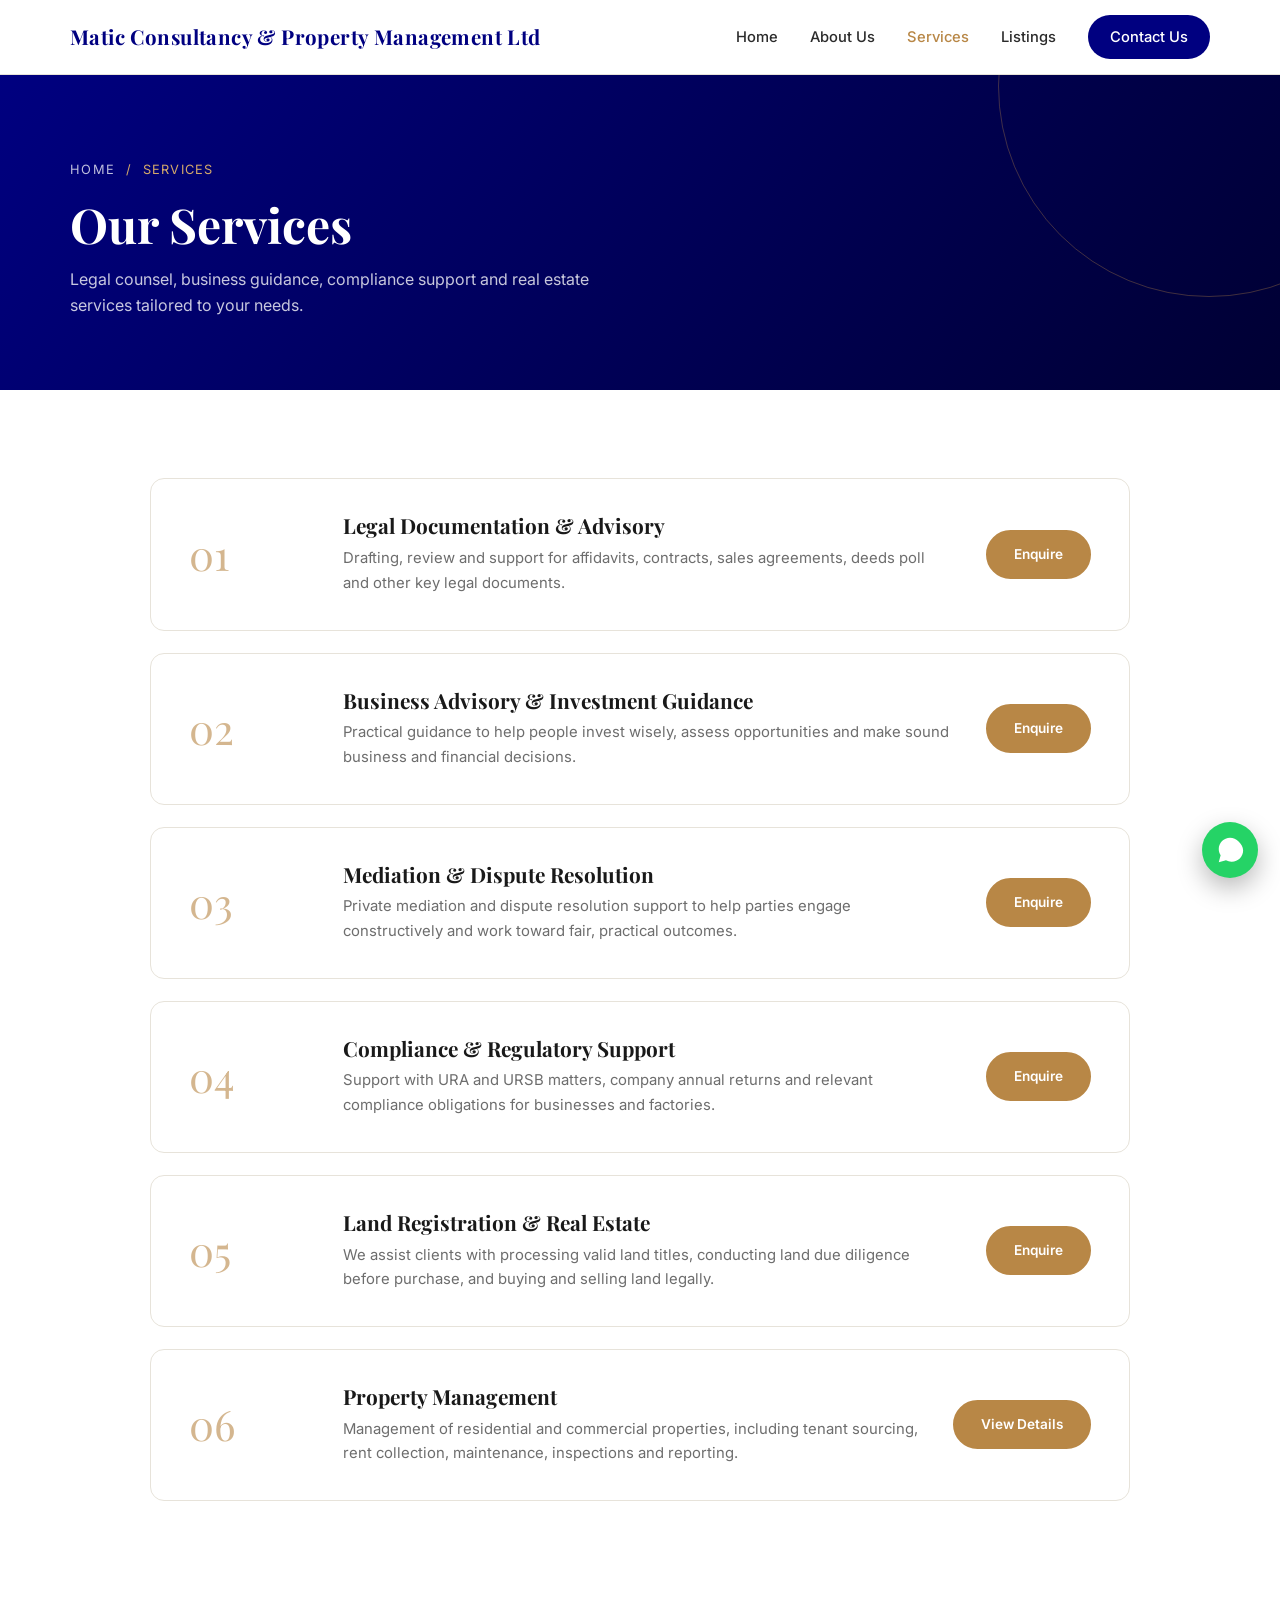
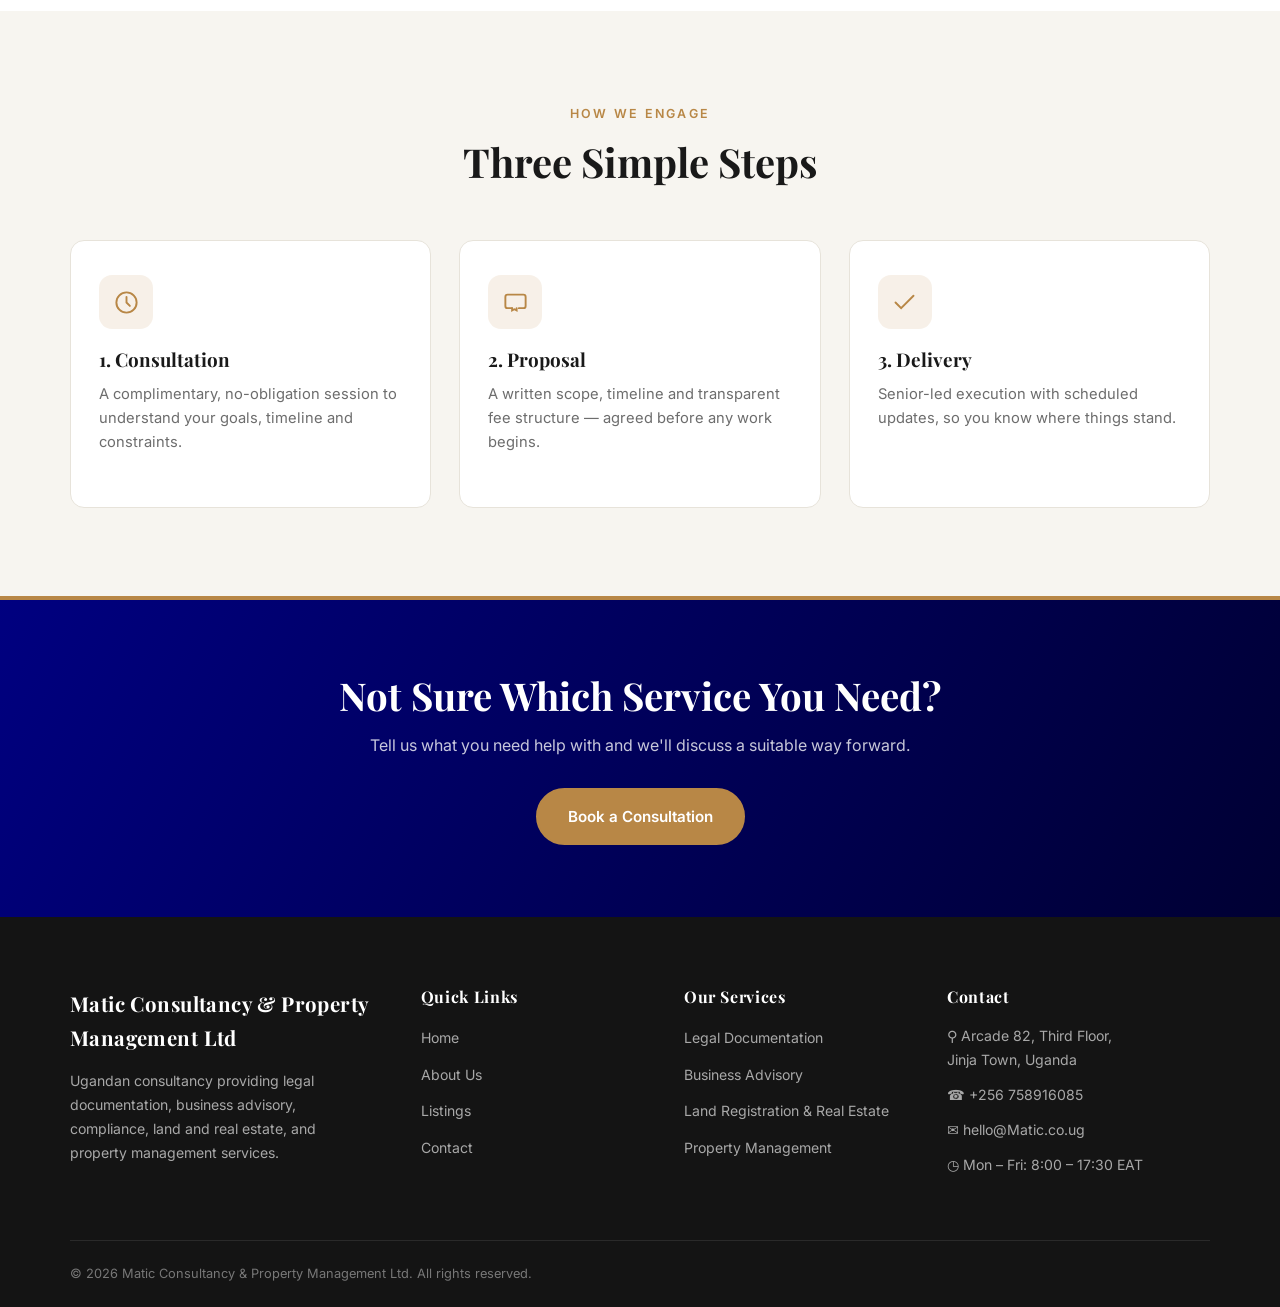
<file: services.html>
<!DOCTYPE html>
<html lang="en">
<head>
<meta charset="UTF-8">
<meta name="viewport" content="width=device-width, initial-scale=1.0">
<title>Our Services | Matic Consultancy &amp; Property Management Ltd</title>
<meta name="description" content="Legal documentation, business advisory, mediation, compliance, land registration and real estate, and property management services in Uganda.">
<link rel="preconnect" href="https://fonts.googleapis.com">
<link rel="preconnect" href="https://fonts.gstatic.com" crossorigin>
<link href="https://fonts.googleapis.com/css2?family=Playfair+Display:ital,wght@0,500;0,600;0,700;1,500&family=Inter:wght@400;500;600;700&display=swap" rel="stylesheet">
<link rel="stylesheet" href="style.css">
<base target="_blank">
</head>
<body>
<header class="site-header"><div class="container nav-wrap">
<a href="index.html" class="brand">Matic Consultancy &amp; Property Management Ltd</a>
<button class="nav-toggle" id="navToggle" aria-label="Toggle navigation">&#9776;</button>
<nav class="main-nav" id="mainNav"><a href="index.html">Home</a><a href="about.html">About Us</a><a href="services.html" class="active">Services</a><a href="listings.html">Listings</a><a href="contact.html" class="nav-cta">Contact Us</a></nav>
</div></header>
<section class="page-hero"><div class="container" style="position:relative;z-index:2"><div class="crumbs"><a href="index.html">Home</a> &nbsp;/&nbsp; Services</div><h1>Our Services</h1><p>Legal counsel, business guidance, compliance support and real estate services tailored to your needs.</p></div></section>
<section class="section"><div class="container" style="max-width:980px">
<div class="svc-row"><div class="svc-num">01</div><div><h3>Legal Documentation &amp; Advisory</h3><p>Drafting, review and support for affidavits, contracts, sales agreements, deeds poll and other key legal documents.</p></div><a href="contact.html" class="btn">Enquire</a></div>
<div class="svc-row"><div class="svc-num">02</div><div><h3>Business Advisory &amp; Investment Guidance</h3><p>Practical guidance to help people invest wisely, assess opportunities and make sound business and financial decisions.</p></div><a href="contact.html" class="btn">Enquire</a></div>
<div class="svc-row"><div class="svc-num">03</div><div><h3>Mediation &amp; Dispute Resolution</h3><p>Private mediation and dispute resolution support to help parties engage constructively and work toward fair, practical outcomes.</p></div><a href="contact.html" class="btn">Enquire</a></div>
<div class="svc-row"><div class="svc-num">04</div><div><h3>Compliance &amp; Regulatory Support</h3><p>Support with URA and URSB matters, company annual returns and relevant compliance obligations for businesses and factories.</p></div><a href="contact.html" class="btn">Enquire</a></div>
<div class="svc-row"><div class="svc-num">05</div><div><h3>Land Registration &amp; Real Estate</h3><p>We assist clients with processing valid land titles, conducting land due diligence before purchase, and buying and selling land legally.</p></div><a href="contact.html" class="btn">Enquire</a></div>
<div class="svc-row"><div class="svc-num">06</div><div><h3>Property Management</h3><p>Management of residential and commercial properties, including tenant sourcing, rent collection, maintenance, inspections and reporting.</p></div><a href="service-property-management.html" class="btn">View Details</a></div>
</div></section>
<section class="section alt"><div class="container"><div class="section-head"><span class="eyebrow">How We Engage</span><h2>Three Simple Steps</h2></div><div class="grid-3">
<div class="card"><div class="icon"><svg viewBox="0 0 24 24" fill="none" stroke="currentColor" stroke-width="1.7" stroke-linecap="round"><circle cx="12" cy="12" r="9"/><path d="M12 7v5l3 3"/></svg></div><h3>1. Consultation</h3><p>A complimentary, no-obligation session to understand your goals, timeline and constraints.</p></div>
<div class="card"><div class="icon"><svg viewBox="0 0 24 24" fill="none" stroke="currentColor" stroke-width="1.7" stroke-linecap="round"><path d="M9 17H5a2 2 0 01-2-2V7a2 2 0 012-2h14a2 2 0 012 2v8a2 2 0 01-2 2h-4"/><path d="M9 17v2l2-1 2 1v-2"/></svg></div><h3>2. Proposal</h3><p>A written scope, timeline and transparent fee structure — agreed before any work begins.</p></div>
<div class="card"><div class="icon"><svg viewBox="0 0 24 24" fill="none" stroke="currentColor" stroke-width="1.7" stroke-linecap="round"><path d="M20 6L9 17l-5-5"/></svg></div><h3>3. Delivery</h3><p>Senior-led execution with scheduled updates, so you know where things stand.</p></div>
</div></div></section>
<section class="cta"><div class="container"><h2>Not Sure Which Service You Need?</h2><p>Tell us what you need help with and we'll discuss a suitable way forward.</p><a href="contact.html" class="btn">Book a Consultation</a></div></section>
<footer class="footer"><div class="container"><div class="footer-grid">
<div><a href="index.html" class="brand">Matic Consultancy &amp; Property Management Ltd</a><p>Ugandan consultancy providing legal documentation, business advisory, compliance, land and real estate, and property management services.</p></div>
<div><h4>Quick Links</h4><ul><li><a href="index.html">Home</a></li><li><a href="about.html">About Us</a></li><li><a href="listings.html">Listings</a></li><li><a href="contact.html">Contact</a></li></ul></div>
<div><h4>Our Services</h4><ul><li><a href="services.html">Legal Documentation</a></li><li><a href="services.html">Business Advisory</a></li><li><a href="services.html">Land Registration &amp; Real Estate</a></li><li><a href="service-property-management.html">Property Management</a></li></ul></div>
<div><h4>Contact</h4><ul class="f-contact"><li>&#9906; Arcade 82, Third Floor,<br>Jinja Town, Uganda</li><li>&#9742; +256 758916085</li><li>&#9993; hello@Matic.co.ug</li><li>&#9719; Mon – Fri: 8:00 – 17:30 EAT</li></ul></div>
</div><div class="footer-bottom"><span>&copy; 2026 Matic Consultancy &amp; Property Management Ltd. All rights reserved.</span></div></div></footer>
<a class="wa" href="https://wa.me/+256758916085" target="_blank" aria-label="Chat on WhatsApp"><svg viewBox="0 0 32 32"><path d="M16 3C9.4 3 4 8.4 4 15c0 2.4.7 4.6 2 6.5L4 29l7.7-2c1.8 1 3.8 1.5 5.8 1.5h.5c6.6 0 12-5.4 12-12S22.6 3 16 3z"/></svg></a>
<script>var t=document.getElementById('navToggle'),n=document.getElementById('mainNav');t.addEventListener('click',function(){n.classList.toggle('open')});</script>
</body></html>
</file>
<file: style.css>
:root{
  --navy:#000080; --navy-2:#00004d; --navy-3:#000033;
  --gold:#B88746; --gold-2:#d4a96a; --gold-soft:rgba(184,135,70,.12);
  --charcoal:#191919; --ink:#2b2b2b; --muted:#6d6d6d;
  --cream:#f7f5f0; --white:#ffffff; --line:#e7e3da;
  --radius:14px; --shadow:0 12px 34px rgba(0,0,0,.08);
}
*{margin:0;padding:0;box-sizing:border-box}
html{scroll-behavior:smooth}
body{font-family:'Inter',system-ui,-apple-system,sans-serif;color:var(--charcoal);line-height:1.65;background:var(--white)}
h1,h2,h3,h4,.serif{font-family:'Playfair Display',Georgia,serif;line-height:1.2;color:var(--charcoal)}
img{max-width:100%;display:block}
a{text-decoration:none;color:inherit}
ul{list-style:none}
.container{width:min(1140px,92%);margin:0 auto}
.section{padding:88px 0}
.section.alt{background:var(--cream)}
.eyebrow{display:inline-block;font-size:.78rem;font-weight:600;letter-spacing:.18em;text-transform:uppercase;color:var(--gold);margin-bottom:14px}
.section-head{max-width:640px;margin:0 auto 54px;text-align:center}
.section-head h2{font-size:clamp(1.8rem,3.4vw,2.5rem);margin-bottom:14px}
.section-head p{color:var(--muted)}
.text-navy{color:var(--navy)}

/* ---------- Buttons ---------- */
.btn{display:inline-block;background:var(--gold);color:#fff;font-weight:600;font-size:.95rem;padding:14px 30px;border-radius:50px;transition:.25s;border:2px solid var(--gold);cursor:pointer;font-family:'Inter',sans-serif}
.btn:hover{background:var(--navy);border-color:var(--navy);transform:translateY(-2px)}
.btn-outline{display:inline-block;background:transparent;color:#fff;font-weight:600;font-size:.95rem;padding:14px 30px;border-radius:50px;border:2px solid rgba(255,255,255,.55);transition:.25s}
.btn-outline:hover{background:#fff;color:var(--navy);border-color:#fff}
.btn-navy{background:var(--navy);border-color:var(--navy)}
.btn-navy:hover{background:var(--gold);border-color:var(--gold)}

/* ---------- Header / Nav ---------- */
.site-header{position:sticky;top:0;z-index:60;background:rgba(255,255,255,.96);backdrop-filter:blur(10px);border-bottom:1px solid var(--line)}
.nav-wrap{display:flex;align-items:center;justify-content:space-between;height:74px}
.brand{font-family:'Playfair Display',serif;font-weight:700;font-size:1.28rem;color:var(--navy);letter-spacing:.02em}
.brand em{font-style:normal;color:var(--gold)}
.brand small{display:block;font-family:'Inter',sans-serif;font-size:.6rem;font-weight:600;letter-spacing:.28em;text-transform:uppercase;color:var(--muted)}
.main-nav{display:flex;align-items:center;gap:32px}
.main-nav a{font-size:.92rem;font-weight:500;color:var(--ink);transition:.2s}
.main-nav a:hover{color:var(--gold)}
.main-nav a.active{color:var(--gold)}
.main-nav .nav-cta{background:var(--navy);color:#fff;padding:10px 22px;border-radius:50px}
.main-nav .nav-cta:hover{background:var(--gold)}
.nav-toggle{display:none;background:none;border:none;font-size:1.6rem;color:var(--navy);cursor:pointer}

/* ---------- Hero ---------- */
.hero{position:relative;overflow:hidden;background:linear-gradient(130deg,var(--navy) 0%,var(--navy-2) 55%,var(--navy-3) 100%);color:#fff;padding:104px 0 96px}
.hero::before{content:"";position:absolute;width:520px;height:520px;border-radius:50%;background:radial-gradient(circle,rgba(184,135,70,.28),transparent 65%);top:-160px;right:-120px}
.hero::after{content:"";position:absolute;width:380px;height:380px;border-radius:50%;border:1px solid rgba(184,135,70,.35);bottom:-190px;left:-120px}
.hero-grid{position:relative;z-index:2;display:grid;grid-template-columns:1.12fr .88fr;gap:56px;align-items:center}
.hero .eyebrow{color:var(--gold-2)}
.hero h1{color:#fff;font-size:clamp(2.4rem,5vw,3.7rem);margin-bottom:20px}
.hero h1 em{font-style:italic;color:var(--gold-2)}
.hero .lead{font-size:1.08rem;color:rgba(255,255,255,.82);max-width:520px;margin-bottom:32px}
.hero-actions{display:flex;gap:16px;flex-wrap:wrap}

.hero-card{background:#fff;color:var(--charcoal);border-radius:var(--radius);padding:34px 32px 30px;box-shadow:0 30px 60px rgba(0,0,0,.35);border-top:5px solid var(--gold)}
.hero-card h3{font-size:1.15rem;margin-bottom:4px}
.hero-card p{color:var(--muted);font-size:.88rem;margin-bottom:22px}
.hero-card .stats-mini{display:grid;grid-template-columns:1fr 1fr;gap:18px}
.hero-card .stat-mini{border-left:3px solid var(--gold);padding-left:14px}
.hero-card .stat-mini b{display:block;font-family:'Playfair Display',serif;font-size:1.5rem;color:var(--navy)}
.hero-card .stat-mini span{font-size:.78rem;color:var(--muted);text-transform:uppercase;letter-spacing:.06em}

/* ---------- Stats strip ---------- */
.stats-strip{background:var(--charcoal);padding:56px 0}
.stats{display:grid;grid-template-columns:repeat(4,1fr);gap:28px;text-align:center}
.stat b{display:block;font-family:'Playfair Display',serif;font-size:2.3rem;color:var(--gold-2)}
.stat span{color:rgba(255,255,255,.7);font-size:.85rem;letter-spacing:.08em;text-transform:uppercase}

/* ---------- Cards / grids ---------- */
.grid-4{display:grid;grid-template-columns:repeat(auto-fit,minmax(240px,1fr));gap:26px}
.grid-3{display:grid;grid-template-columns:repeat(auto-fit,minmax(290px,1fr));gap:28px}
.card{background:#fff;border:1px solid var(--line);border-radius:var(--radius);padding:34px 28px;transition:.25s;position:relative;overflow:hidden}
.card::before{content:"";position:absolute;top:0;left:0;width:100%;height:4px;background:var(--gold);transform:scaleX(0);transform-origin:left;transition:.3s}
.card:hover{transform:translateY(-6px);box-shadow:var(--shadow);border-color:transparent}
.card:hover::before{transform:scaleX(1)}
.card h3{font-size:1.18rem;margin:20px 0 10px}
.card p{color:var(--muted);font-size:.92rem;margin-bottom:18px}
.icon{width:54px;height:54px;border-radius:13px;background:var(--gold-soft);color:var(--gold);display:grid;place-items:center}
.icon svg{width:27px;height:27px}
.card .more{font-size:.85rem;font-weight:600;color:var(--navy)}
.card .more:hover{color:var(--gold)}

/* ---------- Split / checklist ---------- */
.split{display:grid;grid-template-columns:1fr 1fr;gap:60px;align-items:center}
.check{margin:24px 0 30px}
.check li{padding:9px 0 9px 34px;position:relative;color:var(--ink)}
.check li::before{content:"✓";position:absolute;left:0;top:9px;width:22px;height:22px;border-radius:50%;background:var(--navy);color:var(--gold-2);font-size:.72rem;display:grid;place-items:center}

/* ---------- Placeholder media blocks ---------- */
.ph{border-radius:var(--radius);display:grid;place-items:center;color:rgba(255,255,255,.85);font-size:.8rem;letter-spacing:.22em;text-transform:uppercase;text-align:center}
.ph-img{height:420px;background:linear-gradient(135deg,var(--navy),var(--navy-2));}
.ph-img.gold{background:linear-gradient(135deg,var(--gold),#8f6531)}
.ph-img.char{background:linear-gradient(135deg,#2b2b2b,var(--charcoal))}
.ph span{border:1px solid rgba(255,255,255,.35);padding:10px 18px;border-radius:50px}

/* ---------- Listings ---------- */
.listing-card{background:#fff;border:1px solid var(--line);border-radius:var(--radius);overflow:hidden;transition:.25s}
.listing-card:hover{transform:translateY(-6px);box-shadow:var(--shadow)}
.listing-media{height:215px;position:relative;display:grid;place-items:center}
.badge{position:absolute;top:14px;left:14px;background:var(--gold);color:#fff;font-size:.7rem;font-weight:600;letter-spacing:.12em;text-transform:uppercase;padding:5px 13px;border-radius:50px}
.badge.rent{background:var(--navy)}
.listing-body{padding:24px}
.listing-body .price{font-family:'Playfair Display',serif;font-size:1.3rem;color:var(--navy);font-weight:700}
.listing-body .price small{font-family:'Inter',sans-serif;font-size:.78rem;color:var(--muted);font-weight:400}
.listing-body h3{font-size:1.08rem;margin:8px 0 6px}
.listing-body .loc{font-size:.85rem;color:var(--muted);margin-bottom:14px}
.listing-body .meta{display:flex;gap:14px;flex-wrap:wrap;font-size:.82rem;color:var(--ink);border-top:1px solid var(--line);padding-top:14px}
.filter-bar{display:flex;gap:12px;justify-content:center;flex-wrap:wrap;margin-bottom:44px}
.chip{padding:9px 22px;border-radius:50px;border:1px solid var(--line);background:#fff;font-size:.85rem;font-weight:500;cursor:pointer;transition:.2s;font-family:'Inter',sans-serif}
.chip.active,.chip:hover{background:var(--navy);color:#fff;border-color:var(--navy)}

/* ---------- Testimonials ---------- */
.quote{background:#fff;border:1px solid var(--line);border-radius:var(--radius);padding:32px 28px;position:relative}
.quote::before{content:"“";position:absolute;top:6px;left:22px;font-family:'Playfair Display',serif;font-size:4.4rem;color:var(--gold);opacity:.35;line-height:1}
.quote p{font-size:.94rem;color:var(--ink);margin:26px 0 20px;font-style:italic}
.quote .who b{display:block;color:var(--navy);font-size:.92rem}
.quote .who span{font-size:.8rem;color:var(--muted)}

/* ---------- CTA banner ---------- */
.cta{background:linear-gradient(120deg,var(--navy) 0%,var(--navy-3) 100%);border-top:4px solid var(--gold);color:#fff;text-align:center;padding:72px 0}
.cta h2{color:#fff;font-size:clamp(1.7rem,3.2vw,2.4rem);margin-bottom:14px}
.cta p{color:rgba(255,255,255,.78);max-width:560px;margin:0 auto 30px}

/* ---------- Page hero (inner pages) ---------- */
.page-hero{background:linear-gradient(130deg,var(--navy),var(--navy-3));color:#fff;padding:84px 0 72px;position:relative;overflow:hidden}
.page-hero::after{content:"";position:absolute;width:420px;height:420px;border-radius:50%;border:1px solid rgba(184,135,70,.35);top:-200px;right:-140px}
.page-hero h1{color:#fff;font-size:clamp(2rem,4.4vw,3rem);margin-bottom:12px}
.page-hero p{color:rgba(255,255,255,.78);max-width:560px}
.crumbs{font-size:.8rem;letter-spacing:.1em;text-transform:uppercase;color:var(--gold-2);margin-bottom:16px}
.crumbs a{color:rgba(255,255,255,.75)}
.crumbs a:hover{color:var(--gold-2)}

/* ---------- Service rows (services overview) ---------- */
.svc-row{display:grid;grid-template-columns:120px 1fr auto;gap:34px;align-items:center;background:#fff;border:1px solid var(--line);border-radius:var(--radius);padding:34px 38px;margin-bottom:22px;transition:.25s}
.svc-row:hover{box-shadow:var(--shadow);transform:translateY(-4px);border-left:5px solid var(--gold)}
.svc-row h3{font-size:1.3rem;margin-bottom:8px}
.svc-row p{color:var(--muted);font-size:.93rem;max-width:640px}
.svc-num{font-family:'Playfair Display',serif;font-size:2.6rem;color:var(--gold);opacity:.6}
.svc-row .btn{padding:11px 26px;font-size:.85rem}

/* ---------- Detail page ---------- */
.detail-body{max-width:820px;margin:0 auto}
.detail-body h2{font-size:1.7rem;margin:44px 0 16px}
.detail-body p{color:var(--ink);margin-bottom:16px}
.incl{display:grid;grid-template-columns:1fr 1fr;gap:16px;margin-top:24px}
.incl li{background:var(--cream);border-left:4px solid var(--gold);border-radius:10px;padding:16px 20px;font-size:.92rem;font-weight:500}
.steps{margin-top:26px}
.step{position:relative;padding:0 0 34px 74px}
.step::before{counter-increment:step;content:counter(step);position:absolute;left:0;top:0;width:50px;height:50px;border-radius:50%;background:var(--navy);color:var(--gold-2);font-family:'Playfair Display',serif;font-size:1.35rem;display:grid;place-items:center}
.steps{counter-reset:step}
.step:not(:last-child)::after{content:"";position:absolute;left:24px;top:54px;bottom:6px;width:2px;background:var(--line)}
.step h4{margin-bottom:6px;font-size:1.05rem}
.step p{color:var(--muted);font-size:.9rem}

/* ---------- About ---------- */
.mv{display:grid;grid-template-columns:1fr 1fr;gap:26px}
.mv-card{background:#fff;border:1px solid var(--line);border-radius:var(--radius);padding:36px}
.mv-card h3{color:var(--navy);margin-bottom:10px}
.mv-card p{color:var(--muted);font-size:.93rem}
.team-card{text-align:center;padding:34px 24px}
.avatar{width:108px;height:108px;border-radius:50%;margin:0 auto 16px;display:grid;place-items:center;font-family:'Playfair Display',serif;font-size:1.5rem;color:#fff}
.avatar.navy{background:var(--navy)} .avatar.gold{background:var(--gold)} .avatar.char{background:#333}
.team-card h3{font-size:1.05rem;margin-bottom:4px}
.team-card span{font-size:.82rem;color:var(--gold);font-weight:600;letter-spacing:.05em;text-transform:uppercase}

/* ---------- Contact ---------- */
.contact-grid{display:grid;grid-template-columns:.9fr 1.1fr;gap:44px;align-items:start}
.info-card{background:#fff;border:1px solid var(--line);border-radius:var(--radius);padding:26px;display:flex;gap:18px;align-items:flex-start;margin-bottom:18px}
.info-card .icon{width:46px;height:46px;flex-shrink:0}
.info-card b{display:block;color:var(--navy);margin-bottom:3px}
.info-card p{color:var(--muted);font-size:.9rem}
.form-card{background:#fff;border:1px solid var(--line);border-radius:var(--radius);padding:38px;box-shadow:var(--shadow)}
.form-card h3{font-size:1.35rem;margin-bottom:22px}
.field{margin-bottom:18px}
.field label{display:block;font-size:.82rem;font-weight:600;margin-bottom:7px;color:var(--ink)}
.field input,.field select,.field textarea{width:100%;padding:13px 15px;border:1px solid var(--line);border-radius:10px;font:inherit;font-size:.92rem;background:#fdfdfb;transition:.2s}
.field input:focus,.field select:focus,.field textarea:focus{outline:none;border-color:var(--gold);box-shadow:0 0 0 3px var(--gold-soft)}
.form-row{display:grid;grid-template-columns:1fr 1fr;gap:18px}
.form-note{font-size:.8rem;color:var(--muted);margin-top:14px}
.form-success{display:none;background:#eaf6ec;border:1px solid #bfe3c6;color:#1e6b2f;border-radius:10px;padding:14px 16px;font-size:.9rem;margin-top:16px}
.map-wrap{margin-top:64px;border-radius:var(--radius);overflow:hidden;border:1px solid var(--line);box-shadow:var(--shadow)}
.map-wrap iframe{width:100%;height:380px;border:0;display:block;filter:grayscale(.25)}

/* ---------- Footer ---------- */
.footer{background:#141414;color:#a8a8a8;padding:70px 0 0}
.footer-grid{display:grid;grid-template-columns:1.4fr 1fr 1fr 1.2fr;gap:44px;padding-bottom:52px}
.footer h4{color:#fff;font-size:1rem;margin-bottom:18px;letter-spacing:.04em}
.footer .brand{color:#fff;margin-bottom:14px;display:inline-block}
.footer p{font-size:.88rem;line-height:1.7}
.footer ul li{margin-bottom:10px}
.footer ul a{font-size:.88rem;transition:.2s}
.footer ul a:hover{color:var(--gold-2);padding-left:5px}
.footer .f-contact li{display:flex;gap:10px;font-size:.88rem;margin-bottom:12px}
.footer-bottom{border-top:1px solid #2a2a2a;padding:22px 0;display:flex;justify-content:space-between;gap:12px;flex-wrap:wrap;font-size:.8rem;color:#777}

/* ---------- Floating WhatsApp ---------- */
.wa{position:fixed;right:22px;bottom:22px;width:56px;height:56px;border-radius:50%;background:#25D366;display:grid;place-items:center;box-shadow:0 10px 26px rgba(0,0,0,.28);z-index:80;transition:.25s}
.wa:hover{transform:scale(1.08)}
.wa svg{width:30px;height:30px;fill:#fff}

/* ---------- Responsive ---------- */
@media(max-width:960px){
  .hero-grid,.split,.contact-grid,.mv{grid-template-columns:1fr}
  .stats{grid-template-columns:1fr 1fr;gap:34px}
  .footer-grid{grid-template-columns:1fr 1fr}
  .svc-row{grid-template-columns:1fr;gap:14px;padding:30px}
  .ph-img{height:300px}
}
@media(max-width:760px){
  .nav-toggle{display:block}
  .main-nav{position:absolute;top:74px;left:0;right:0;background:#fff;flex-direction:column;align-items:stretch;gap:0;padding:10px 0;border-bottom:1px solid var(--line);display:none;box-shadow:0 20px 30px rgba(0,0,0,.08)}
  .main-nav.open{display:flex}
  .main-nav a{padding:14px 6%;border-top:1px solid var(--line)}
  .main-nav .nav-cta{margin:12px 6% 6px;text-align:center;border-radius:50px;border-top:none}
  .section{padding:64px 0}
  .incl,.form-row{grid-template-columns:1fr}
  .footer-grid{grid-template-columns:1fr}
  .hero{padding:76px 0}
}
</file>
